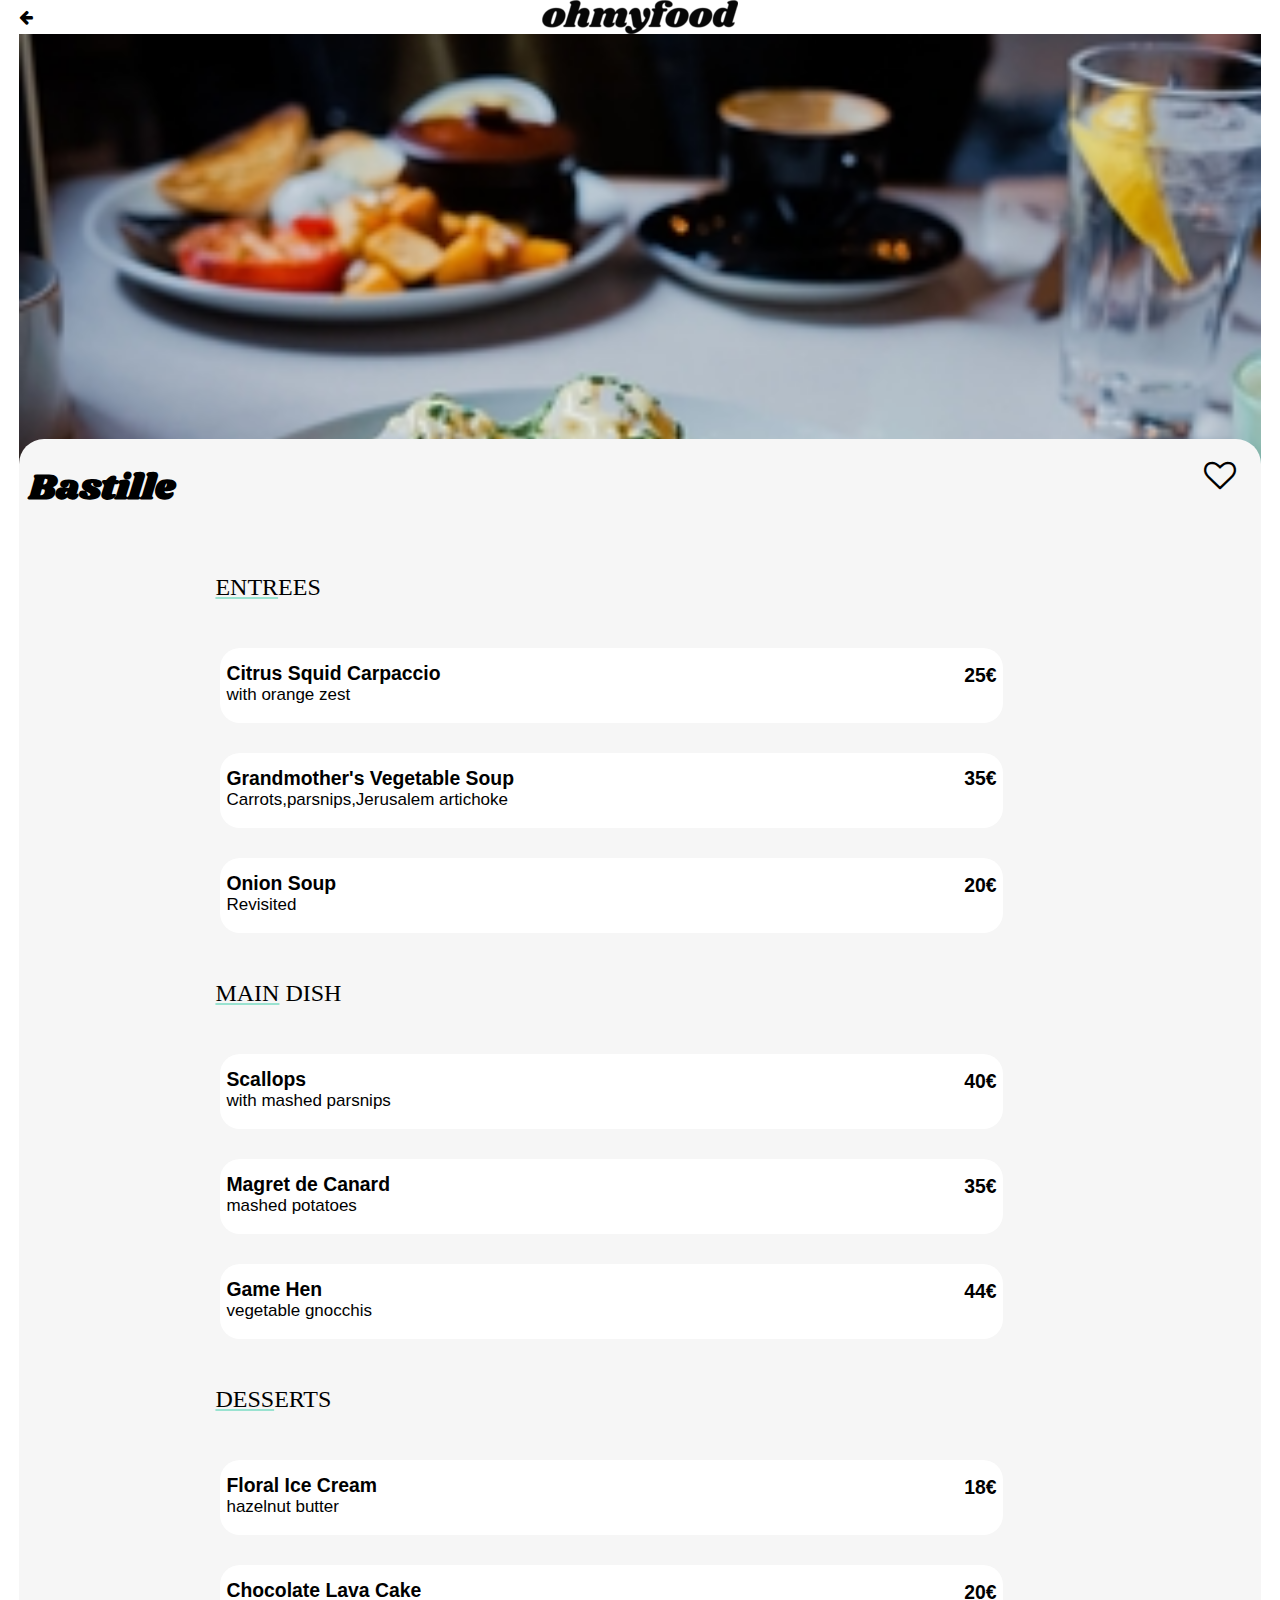
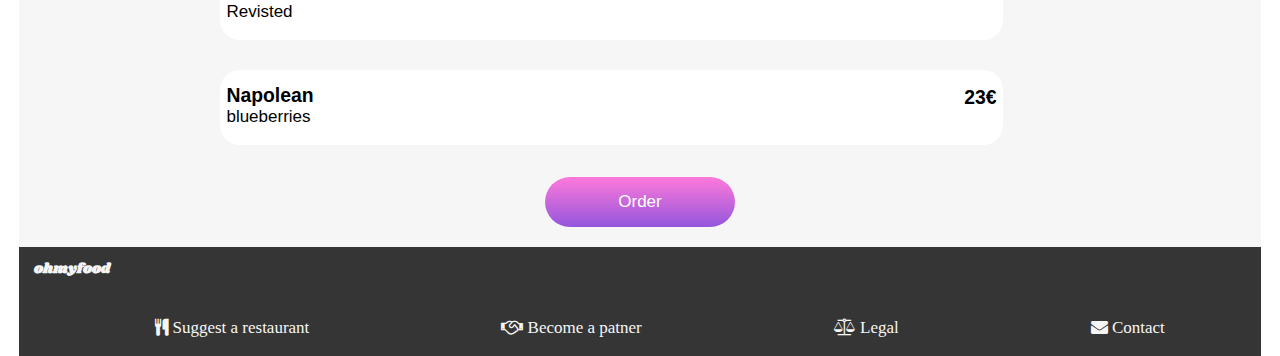
<file: index-2.html>
<!DOCTYPE html>
<html lang="fr">
<head>
    <meta charset="UTF-8">
    <meta name="viewport" content="width=device-width, initial-scale=1.0">
    <link rel="stylesheet" type="text/css" href="bastille.css">
    <link rel="stylesheet" type="text/css" href="tablette.css">
    <link rel="stylesheet" href="https://cdnjs.cloudflare.com/ajax/libs/font-awesome/4.7.0/css/font-awesome.min.css">
    <title>Ohmyfood-Bastille</title>
</head>
<body>
    <header>
        <div class="logo">
            <i class="fa fa-arrow-left" aria-hidden="true"></i><img class="logo_img" src="ohmyfood.png" alt="logo ohmyfood">
        </div>
    </header>
    <main>
        <section>
            <img class="restaurant__categorie--img" src="toa-heftiba.jpg" alt="third-restaurant">
        </section>
        <section>
            <div class="menu">
                <div class="menu__title">
                <h2>Bastille</h2><i class="fa fa-heart-o fa-lg" aria-hidden="true"></i>
                </div>
                <div class="menu__carte">
                    <h4><span>ENTR</span>EES</h4>
                    <button class="menu__choice">
                    <p class="menu__choice--txt"><span class="menu__choice--font">Citrus Squid Carpaccio</span><br>with orange zest</p>
                    <p class="menu__choice--font">25€</p>
                    <div class="menu__carte--check"><i class="fa fa-check-circle" aria-hidden="true"></i></div>
                </button>
                    <button class="menu__choice">
                        <p class="menu__choice--txt"><span class="menu__choice--font">Grandmother's Vegetable Soup</span><br>Carrots,parsnips,Jerusalem artichoke</p>
                        <p><span class="menu__choice--font">35€</span></p>
                        <div class="menu__carte--check"><i class="fa fa-check-circle " aria-hidden="true"></i></div>
                    </button>
                    <button class="menu__choice">
                        <p class="menu__choice--txt"><span class="menu__choice--font">Onion Soup</span><br>Revisited</p>
                        <p class="menu__choice--font">20€</p>
                        <div class="menu__carte--check"><i class="fa fa-check-circle " aria-hidden="true"></i></div>
                    </button>
                </div>
                <div class="menu__carte">
                    <h4><span>MAIN</span> DISH</h4>
                    <button class="menu__choice">
                      <p class="menu__choice--txt"><span class="menu__choice--font">Scallops</span><br>with mashed parsnips</p>
                      <p class="menu__choice--font">40€</p>
                      <div class="menu__carte--check"><i class="fa fa-check-circle " aria-hidden="true"></i></div>
                    </button>
                    <button class="menu__choice">
                        <p class="menu__choice--txt"><span class="menu__choice--font">Magret de Canard</span><br>mashed potatoes</p>
                        <p class="menu__choice--font">35€</p>
                        <div class="menu__carte--check"><i class="fa fa-check-circle " aria-hidden="true"></i></div>
                    </button>
                    <button class="menu__choice">
                        <p class="menu__choice--txt"><span class="menu__choice--font">Game Hen</span><br>vegetable gnocchis</p>
                        <p class="menu__choice--font">44€</p>
                        <div class="menu__carte--check"><i class="fa fa-check-circle " aria-hidden="true"></i></div>
                    </button>
                </div>
                <div class="menu__carte">
                    <h4><span>DESS</span>ERTS</h4>
                    <button class="menu__choice">
                        <p class="menu__choice--txt"><span class="menu__choice--font">Floral Ice  Cream</span><br>hazelnut butter</p>
                        <p class="menu__choice--font">18€</p>
                        <div class="menu__carte--check"><i class="fa fa-check-circle " aria-hidden="true"></i></div>
                    </button>
                    <button class="menu__choice">
                        <p class="menu__choice--txt"><span class="menu__choice--font">Chocolate Lava Cake</span><br>Revisted</p>
                        <p class="menu__choice--font">20€</p>
                        <div class="menu__carte--check"><i class="fa fa-check-circle " aria-hidden="true"></i></div>
                    </button>
                    <button class="menu__choice">
                        <p class="menu__choice--txt"><span class="menu__choice--font">Napolean</span><br>blueberries</p>
                        <p class="menu__choice--font">23€</p>
                        <div class="menu__carte--check"><i class="fa fa-check-circle " aria-hidden="true"></i></div>
                    </button>
                </div>
                <button class="menu__button">
                    <a href="#">Order</a> 
                </button>
            </div>
        </section>
        <footer>
            <div class="contact">
                <h5>ohmyfood</h5>
                <ul>
                    <li><i class="fa fa-cutlery" aria-hidden="true"></i> Suggest a restaurant</li>
                    <li><i class="fa fa-handshake-o" aria-hidden="true"></i> Become a patner</li>
                    <li><i class="fa fa-balance-scale" aria-hidden="true"></i> Legal</li>
                    <li><i class="fa fa-envelope" aria-hidden="true"></i> Contact</li>
                </ul>
            </div>
        </footer>
    </main>
</body>
</html>
</file>
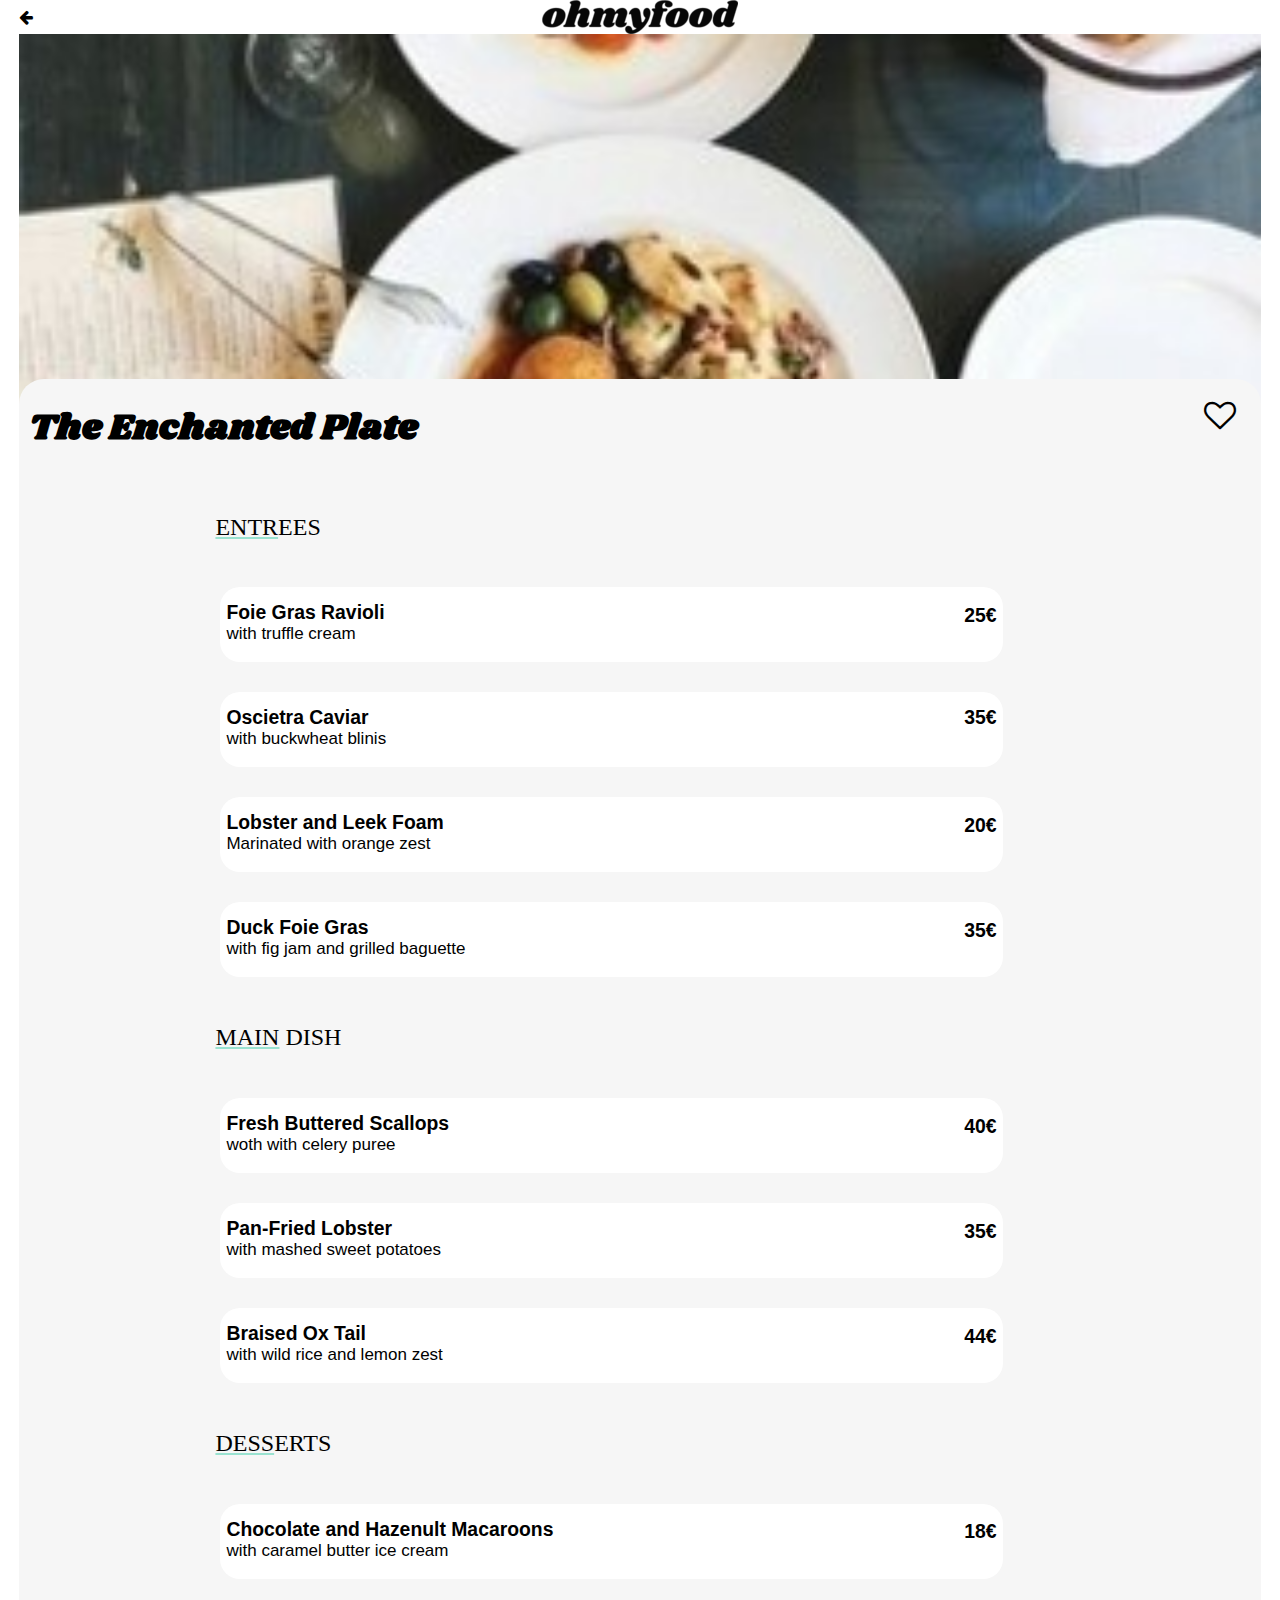
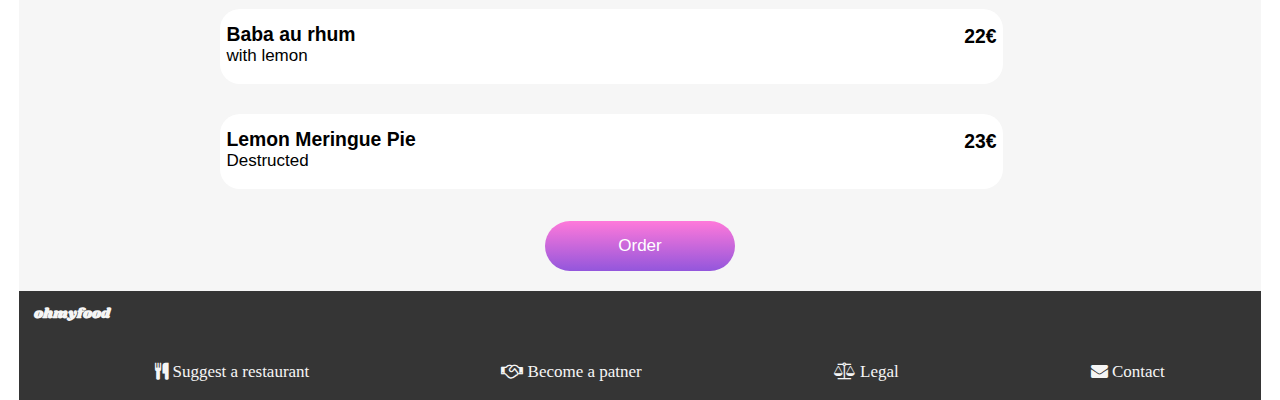
<file: index-3.html>
<!DOCTYPE html>
<html lang="fr">
<head>
    <meta charset="UTF-8">
    <meta name="viewport" content="width=device-width, initial-scale=1.0">
    <link rel="stylesheet" type="text/css" href="bastille.css">
    <link rel="stylesheet" type="text/css" href="tablette.css">
    <link rel="stylesheet" href="https://cdnjs.cloudflare.com/ajax/libs/font-awesome/4.7.0/css/font-awesome.min.css">
    <title>Ohmyfood-The Enchanted Plate</title>
</head>
<body>
    <header>
        <div class="logo">
            <i class="fa fa-arrow-left" aria-hidden="true"></i><img class="logo_img" src="ohmyfood.png" alt="logo ohmyfood">
        </div>
    </header>
    <main>
        <section>
            <img class="restaurant__categorie--img" src="stil-u.jpg" alt="third-restaurant">
        </section>
        <section>
            <div class="menu">
                <div class="menu__title">
                <h2>The Enchanted Plate</h2><i class="fa fa-heart-o fa-lg" aria-hidden="true"></i>
                </div>
                <div class="menu__carte">
                    <h4><span>ENTR</span>EES</h4>
                    <button class="menu__choice">
                    <p class="menu__choice--txt"><span class="menu__choice--font">Foie Gras Ravioli</span><br>with truffle cream</p>
                    <p class="menu__choice--font">25€</p>
                    <div class="menu__carte--check"><i class="fa fa-check-circle " aria-hidden="true"></i></div>
                    </button>
                    <button class="menu__choice">
                        <p class="menu__choice--txt"><span class="menu__choice--font">Oscietra Caviar</span><br>with buckwheat blinis</p>
                        <p><span class="menu__choice--font">35€</span></p>
                        <div class="menu__carte--check"><i class="fa fa-check-circle " aria-hidden="true"></i></div>
                    </button>
                    <button class="menu__choice">
                        <p class="menu__choice--txt"><span class="menu__choice--font">Lobster and Leek Foam</span><br>Marinated with orange zest</p>
                        <p class="menu__choice--font">20€</p>
                        <div class="menu__carte--check"><i class="fa fa-check-circle " aria-hidden="true"></i></div>
                    </button>
                    <button class="menu__choice">
                        <p class="menu__choice--txt"><span class="menu__choice--font">Duck Foie Gras</span><br>with fig jam and grilled baguette</p>
                        <p class="menu__choice--font">35€</p>
                        <div class="menu__carte--check"><i class="fa fa-check-circle " aria-hidden="true"></i></div>
                    </button>
                </div>
                <div class="menu__carte">
                    <h4><span>MAIN</span> DISH</h4>
                    <button class="menu__choice">
                      <p class="menu__choice--txt"><span class="menu__choice--font">Fresh Buttered Scallops</span><br>woth with celery puree</p>
                      <p class="menu__choice--font">40€</p>
                      <div class="menu__carte--check"><i class="fa fa-check-circle " aria-hidden="true"></i></div>
                    </button>
                    <button class="menu__choice">
                        <p class="menu__choice--txt"><span class="menu__choice--font">Pan-Fried Lobster</span><br>with mashed sweet potatoes</p>
                        <p class="menu__choice--font">35€</p>
                        <div class="menu__carte--check"><i class="fa fa-check-circle " aria-hidden="true"></i></div>
                    </button>
                    <button class="menu__choice">
                        <p class="menu__choice--txt"><span class="menu__choice--font">Braised Ox Tail</span><br>with wild rice and lemon zest</p>
                        <p class="menu__choice--font">44€</p>
                        <div class="menu__carte--check"><i class="fa fa-check-circle " aria-hidden="true"></i></div>
                    </button>
                </div>
                <div class="menu__carte">
                    <h4><span>DESS</span>ERTS</h4>
                    <button class="menu__choice">
                        <p class="menu__choice--txt"><span class="menu__choice--font">Chocolate and Hazenult Macaroons</span><br>with caramel butter ice cream</p>
                        <p class="menu__choice--font">18€</p>
                        <div class="menu__carte--check"><i class="fa fa-check-circle " aria-hidden="true"></i></div>
                    </button>
                    <button class="menu__choice">
                        <p class="menu__choice--txt"><span class="menu__choice--font">Baba au rhum</span><br>with lemon</p>
                        <p class="menu__choice--font">22€</p>
                        <div class="menu__carte--check"><i class="fa fa-check-circle " aria-hidden="true"></i></div>
                    </button>
                    <button class="menu__choice">
                        <p class="menu__choice--txt"><span class="menu__choice--font">Lemon Meringue Pie</span><br>Destructed</p>
                        <p class="menu__choice--font">23€</p>
                        <div class="menu__carte--check"><i class="fa fa-check-circle " aria-hidden="true"></i></div>
                    </button>
                </div>
                <button class="menu__button">
                    <a href="#">Order</a> 
                </button>
            </div>
        </section>
        <footer>
            <div class="contact">
                <h5>ohmyfood</h5>
                <ul>
                    <li><i class="fa fa-cutlery" aria-hidden="true"></i> Suggest a restaurant</li>
                    <li><i class="fa fa-handshake-o" aria-hidden="true"></i> Become a patner</li>
                    <li><i class="fa fa-balance-scale" aria-hidden="true"></i> Legal</li>
                    <li><i class="fa fa-envelope" aria-hidden="true"></i> Contact</li>
                </ul>
            </div>
        </footer>
    </main>
</body>
</html>
</file>
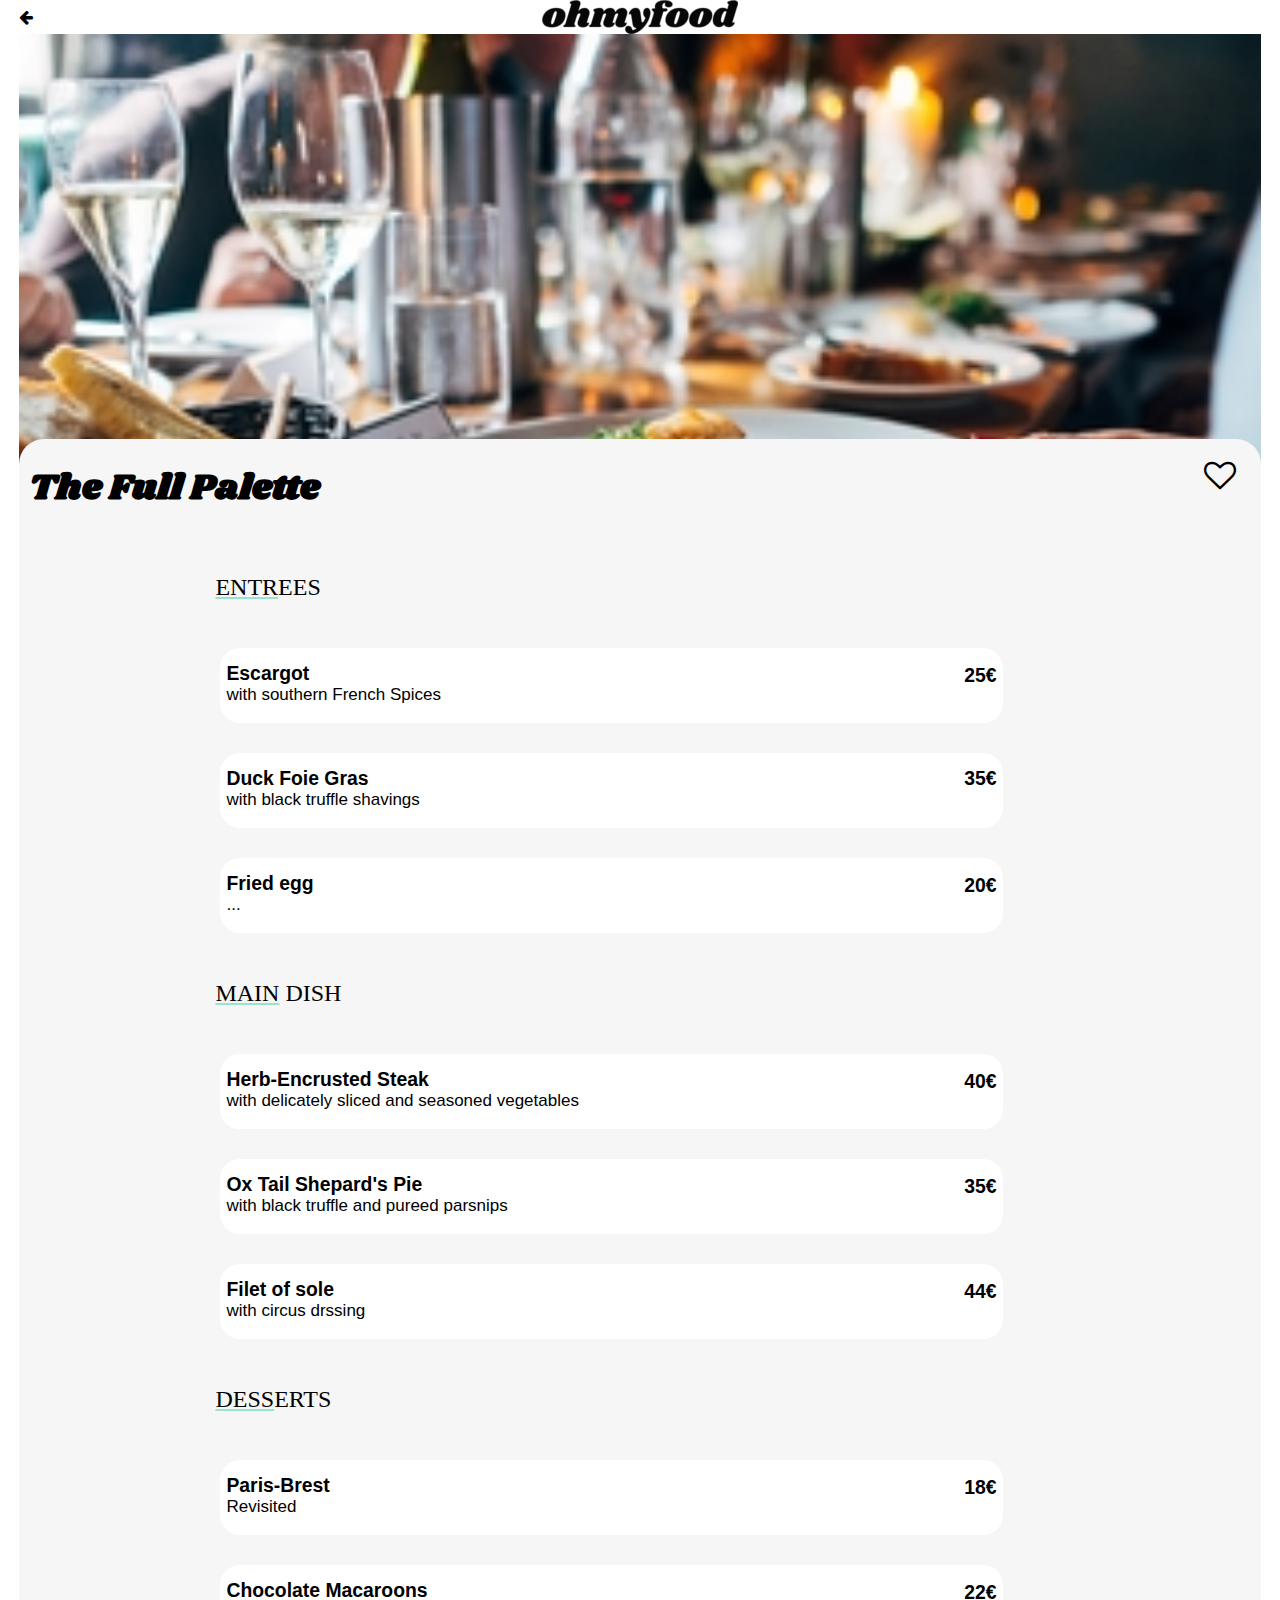
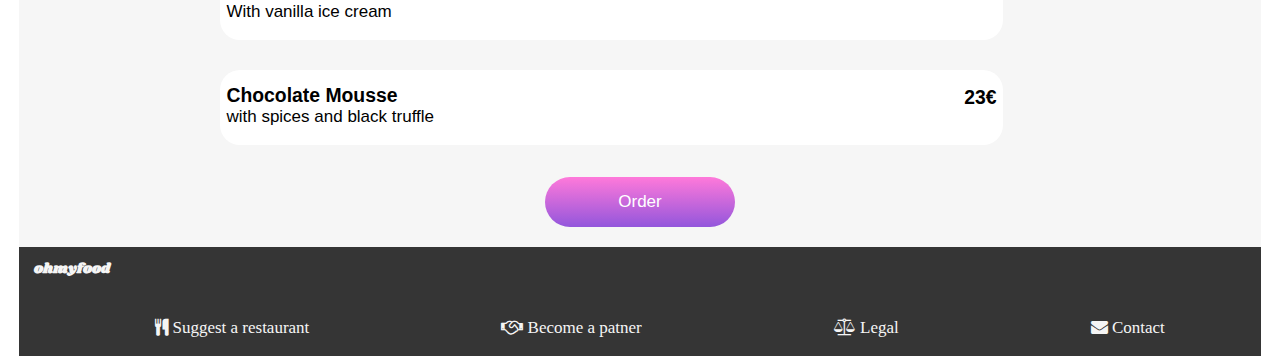
<file: index-4.html>
<!DOCTYPE html>
<html lang="fr">
<head>
    <meta charset="UTF-8">
    <meta name="viewport" content="width=device-width, initial-scale=1.0">
    <link rel="stylesheet" type="text/css" href="bastille.css">
    <link rel="stylesheet" type="text/css" href="tablette.css">
    <link rel="stylesheet" href="https://cdnjs.cloudflare.com/ajax/libs/font-awesome/4.7.0/css/font-awesome.min.css">
    <title>Ohmyfood-The Full Palette</title>
</head>
<body>
    <header>
        <div class="logo">
            <i class="fa fa-arrow-left" aria-hidden="true"></i><img class="logo_img" src="ohmyfood.png" alt="logo ohmyfood">
        </div>
    </header>
    <main>
        <section>
            <img class="restaurant__categorie--img" src="jay-wennington-N.jpg" alt="third-restaurant">
        </section>
        <section>
            <div class="menu">
                <div class="menu__title">
                <h2>The Full Palette</h2><i class="fa fa-heart-o fa-lg" aria-hidden="true"></i>
                </div>
                <div class="menu__carte">
                    <h4><span>ENTR</span>EES</h4>
                    <button class="menu__choice">
                    <p class="menu__choice--txt"><span class="menu__choice--font">Escargot</span><br>with southern French Spices</p>
                    <p class="menu__choice--font">25€</p>
                    <div class="menu__carte--check"><i class="fa fa-check-circle " aria-hidden="true"></i></div>
                </button>
                    <button class="menu__choice">
                        <p class="menu__choice--txt"><span class="menu__choice--font">Duck Foie Gras</span><br>with black truffle shavings</p>
                        <p><span class="menu__choice--font">35€</span></p>
                        <div class="menu__carte--check"><i class="fa fa-check-circle " aria-hidden="true"></i></div>
                    </button>
                    <button class="menu__choice">
                        <p class="menu__choice--txt"><span class="menu__choice--font">Fried egg</span><br>...</p>
                        <p class="menu__choice--font">20€</p>
                        <div class="menu__carte--check"><i class="fa fa-check-circle " aria-hidden="true"></i></div>
                    </button>
                </div>
                <div class="menu__carte">
                    <h4><span>MAIN</span> DISH</h4>
                    <button class="menu__choice">
                      <p class="menu__choice--txt"><span class="menu__choice--font">Herb-Encrusted Steak</span><br>with delicately sliced and seasoned vegetables</p>
                      <p class="menu__choice--font">40€</p>
                      <div class="menu__carte--check"><i class="fa fa-check-circle " aria-hidden="true"></i></div>
                    </button>
                    <button class="menu__choice">
                        <p class="menu__choice--txt"><span class="menu__choice--font">Ox Tail Shepard's Pie</span><br>with black truffle and pureed parsnips</p>
                        <p class="menu__choice--font">35€</p>
                        <div class="menu__carte--check"><i class="fa fa-check-circle " aria-hidden="true"></i></div>
                    </button>
                    <button class="menu__choice">
                        <p class="menu__choice--txt"><span class="menu__choice--font">Filet of sole</span><br>with circus drssing</p>
                        <p class="menu__choice--font">44€</p>
                        <div class="menu__carte--check"><i class="fa fa-check-circle " aria-hidden="true"></i></div>
                    </button>
                </div>
                <div class="menu__carte">
                    <h4><span>DESS</span>ERTS</h4>
                    <button class="menu__choice">
                        <p class="menu__choice--txt"><span class="menu__choice--font">Paris-Brest</span><br>Revisited</p>
                        <p class="menu__choice--font">18€</p>
                        <div class="menu__carte--check"><i class="fa fa-check-circle " aria-hidden="true"></i></div>
                    </button>
                    <button class="menu__choice">
                        <p class="menu__choice--txt"><span class="menu__choice--font">Chocolate Macaroons</span><br>With vanilla ice cream</p>
                        <p class="menu__choice--font">22€</p>
                        <div class="menu__carte--check"><i class="fa fa-check-circle " aria-hidden="true"></i></div>
                    </button>
                    <button class="menu__choice">
                        <p class="menu__choice--txt"><span class="menu__choice--font">Chocolate Mousse</span><br>with spices and black truffle</p>
                        <p class="menu__choice--font">23€</p>
                        <div class="menu__carte--check"><i class="fa fa-check-circle " aria-hidden="true"></i></div>
                    </button>
                </div>
                <button class="menu__button">
                    <a href="#">Order</a> 
                </button>
            </div>
        </section>
        <footer>
            <div class="contact">
                <h5>ohmyfood</h5>
                <ul>
                    <li><i class="fa fa-cutlery" aria-hidden="true"></i> Suggest a restaurant</li>
                    <li><i class="fa fa-handshake-o" aria-hidden="true"></i> Become a patner</li>
                    <li><i class="fa fa-balance-scale" aria-hidden="true"></i> Legal</li>
                    <li><i class="fa fa-envelope" aria-hidden="true"></i> Contact</li>
                </ul>
            </div>
        </footer>
    </main>
</body>
</html>
</file>
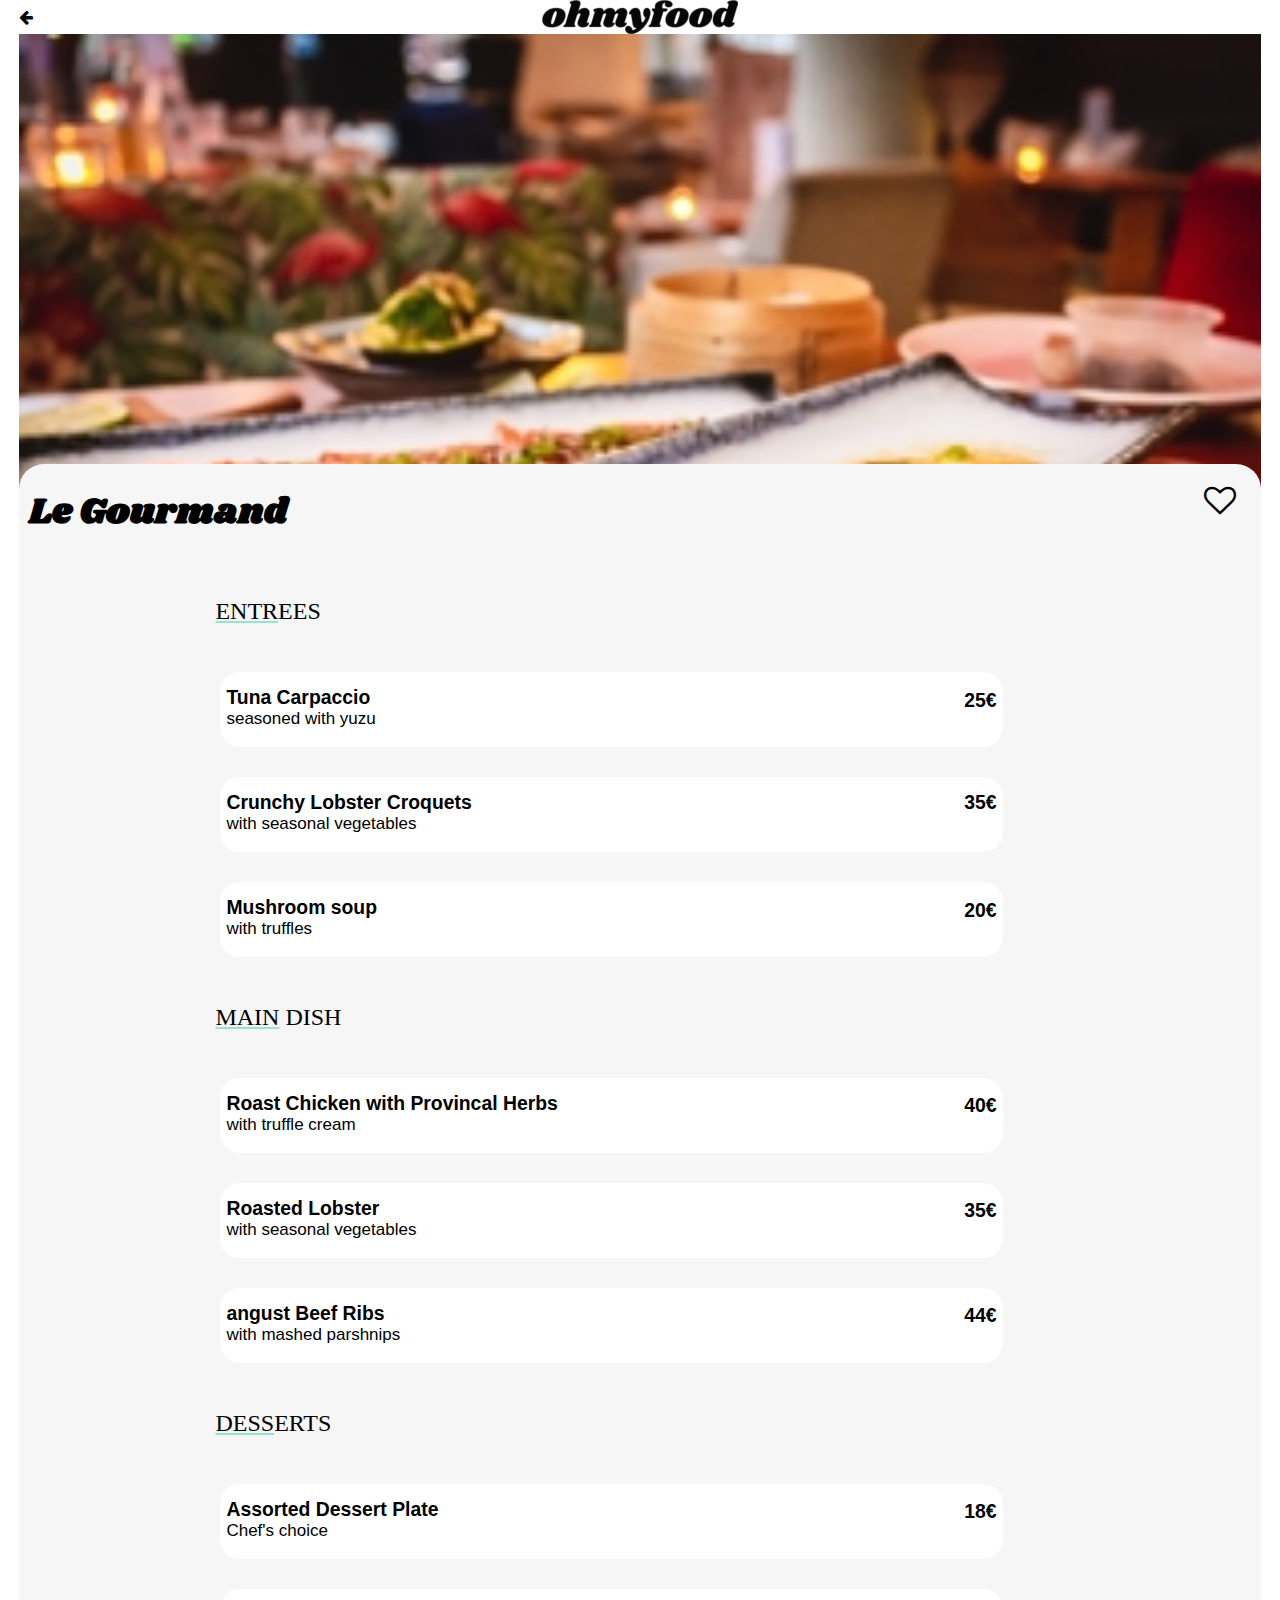
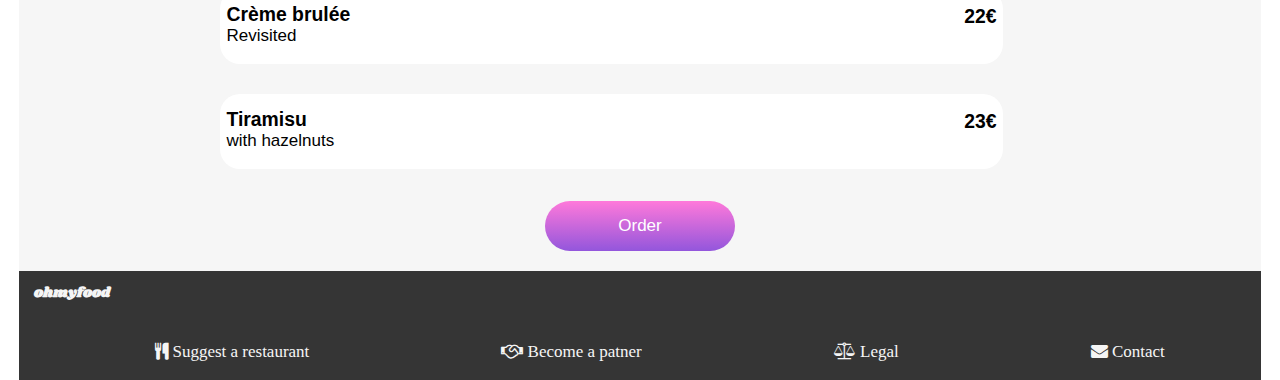
<file: index-5.html>
<!DOCTYPE html>
<html lang="fr">
<head>
    <meta charset="UTF-8">
    <meta name="viewport" content="width=device-width, initial-scale=1.0">
    <link rel="stylesheet" type="text/css" href="bastille.css">
    <link rel="stylesheet" type="text/css" href="tablette.css">
    <link rel="stylesheet" href="https://cdnjs.cloudflare.com/ajax/libs/font-awesome/4.7.0/css/font-awesome.min.css">
    <title>Ohmyfood-The Full Palette</title>
</head>
<body>
    <header>
        <div class="logo">
            <i class="fa fa-arrow-left" aria-hidden="true"></i><img class="logo_img" src="ohmyfood.png" alt="logo ohmyfood">
        </div>
    </header>
    <main>
        <section>
            <img class="restaurant__categorie--img" src="louis-hansel-shotsoflouis-q.jpg" alt="third-restaurant">
        </section>
        <section>
            <div class="menu">
                <div class="menu__title">
                <h2>Le Gourmand</h2><i class="fa fa-heart-o fa-lg" aria-hidden="true"></i>
                </div>
                <div class="menu__carte">
                    <h4><span>ENTR</span>EES</h4>
                    <button class="menu__choice">
                    <p class="menu__choice--txt"><span class="menu__choice--font">Tuna Carpaccio</span><br>seasoned with yuzu</p>
                    <p class="menu__choice--font">25€</p>
                    <div class="menu__carte--check"><i class="fa fa-check-circle " aria-hidden="true"></i></div>
                </button>
                    <button class="menu__choice">
                        <p class="menu__choice--txt"><span class="menu__choice--font">Crunchy Lobster Croquets</span><br>with seasonal vegetables</p>
                        <p><span class="menu__choice--font">35€</span></p>
                        <div class="menu__carte--check"><i class="fa fa-check-circle " aria-hidden="true"></i></div>
                    </button>
                    <button class="menu__choice">
                        <p class="menu__choice--txt"><span class="menu__choice--font">Mushroom soup</span><br>with truffles</p>
                        <p class="menu__choice--font">20€</p>
                        <div class="menu__carte--check"><i class="fa fa-check-circle " aria-hidden="true"></i></div>
                    </button>
                </div>
                <div class="menu__carte">
                    <h4><span>MAIN</span> DISH</h4>
                    <button class="menu__choice">
                      <p class="menu__choice--txt"><span class="menu__choice--font">Roast Chicken with Provincal Herbs</span><br>with truffle cream</p>
                      <p class="menu__choice--font">40€</p>
                      <div class="menu__carte--check"><i class="fa fa-check-circle " aria-hidden="true"></i></div>
                    </button>
                    <button class="menu__choice">
                        <p class="menu__choice--txt"><span class="menu__choice--font">Roasted Lobster</span><br>with seasonal vegetables</p>
                        <p class="menu__choice--font">35€</p>
                        <div class="menu__carte--check"><i class="fa fa-check-circle " aria-hidden="true"></i></div>
                    </button>
                    <button class="menu__choice">
                        <p class="menu__choice--txt"><span class="menu__choice--font">angust Beef Ribs</span><br>with mashed parshnips</p>
                        <p class="menu__choice--font">44€</p>
                        <div class="menu__carte--check"><i class="fa fa-check-circle " aria-hidden="true"></i></div>
                    </button>
                </div>
                <div class="menu__carte">
                    <h4><span>DESS</span>ERTS</h4>
                    <button class="menu__choice">
                        <p class="menu__choice--txt"><span class="menu__choice--font">Assorted Dessert Plate</span><br>Chef's choice</p>
                        <p class="menu__choice--font">18€</p>
                        <div class="menu__carte--check"><i class="fa fa-check-circle " aria-hidden="true"></i></div>
                    </button>
                    <button class="menu__choice">
                        <p class="menu__choice--txt"><span class="menu__choice--font">Crème brulée</span><br>Revisited</p>
                        <p class="menu__choice--font">22€</p>
                        <div class="menu__carte--check"><i class="fa fa-check-circle " aria-hidden="true"></i></div>
                    </button>
                    <button class="menu__choice">
                        <p class="menu__choice--txt"><span class="menu__choice--font">Tiramisu</span><br>with hazelnuts</p>
                        <p class="menu__choice--font">23€</p>
                        <div class="menu__carte--check"><i class="fa fa-check-circle " aria-hidden="true"></i></div>
                    </button>
                </div>
                <button class="menu__button">
                    <a href="#">Order</a> 
                </button>
            </div>
        </section>
        <footer>
            <div class="contact">
                <h5>ohmyfood</h5>
                <ul>
                    <li><i class="fa fa-cutlery" aria-hidden="true"></i> Suggest a restaurant</li>
                    <li><i class="fa fa-handshake-o" aria-hidden="true"></i> Become a patner</li>
                    <li><i class="fa fa-balance-scale" aria-hidden="true"></i> Legal</li>
                    <li><i class="fa fa-envelope" aria-hidden="true"></i> Contact</li>
                </ul>
            </div>
        </footer>
    </main>
</body>
</html>
</file>
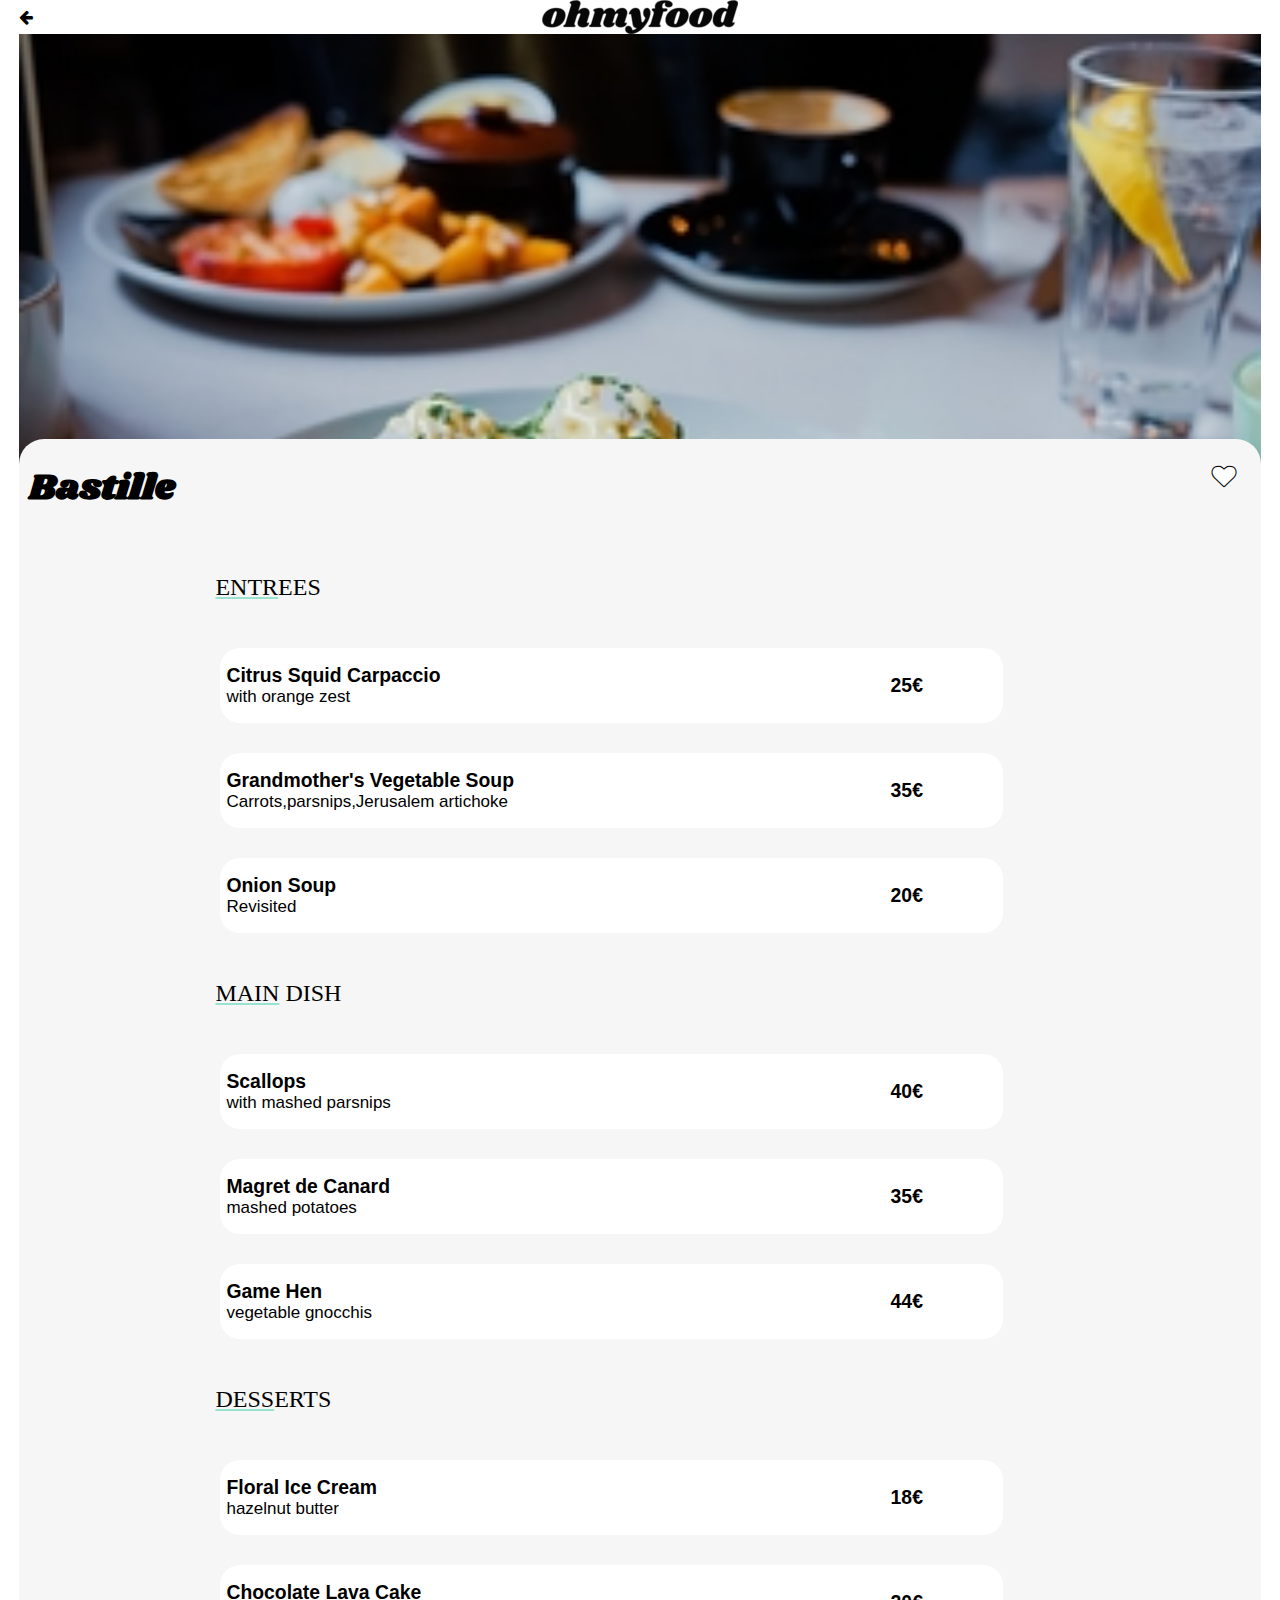
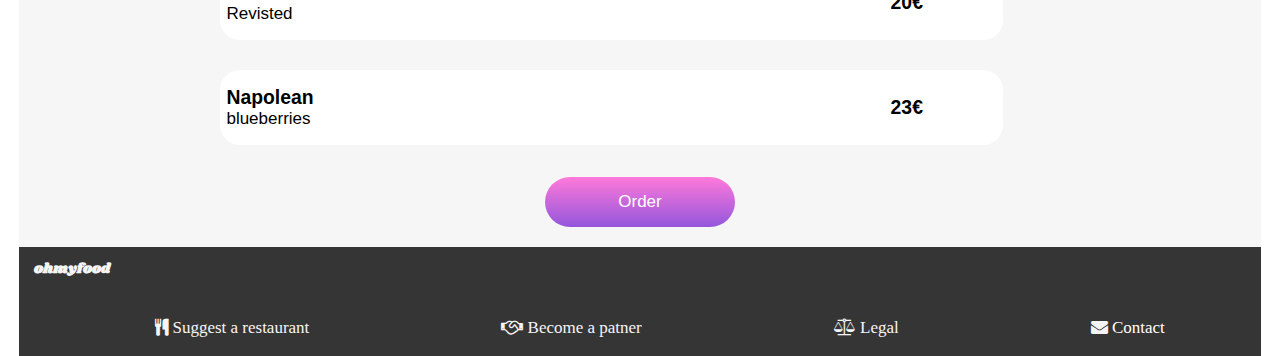
<file: html/index-2.html>
<!DOCTYPE html>
<html lang="fr">
<head>
    <meta charset="UTF-8">
    <meta name="viewport" content="width=device-width, initial-scale=1.0">
    <link rel="stylesheet" type="text/css" href="css/bastille.css">
    <link rel="stylesheet" type="text/css" href="css/tablette.css">
    <link rel="stylesheet" href="https://cdnjs.cloudflare.com/ajax/libs/font-awesome/4.7.0/css/font-awesome.min.css">
    <title>Ohmyfood-Bastille</title>
</head>
<body>
    <header>
        <div class="logo">
            <a class="arrow" href="../index.html"><i class="fa fa-arrow-left" aria-hidden="true"></i></a><img class="logo_img" src="../img/ohmyfood.png" alt="logo ohmyfood">
        </div>
    </header>
    <main>
            <img class="restaurant__categorie--img" src="../img/toa-heftiba.jpg" alt="third-restaurant">
        <section>
            <div class="menu">
                <div class="menu__title">
                <h2>Bastille</h2><i class="fa fa-heart" aria-hidden="true"></i>
                </div>
                <div class="menu__carte">
                    <h4><span>ENTR</span>EES</h4>
                    <button class="menu__choice">
                    <span class="menu__choice--txt"><span class="menu__choice--font">Citrus Squid Carpaccio</span><br>with orange zest</span>
                    <span class="menu__choice--font">25€</span>
                    <span class="menu__carte--check"><i class="fa fa-check-circle" aria-hidden="true"></i></span>
                </button>
                    <button class="menu__choice">
                        <span class="menu__choice--txt"><span class="menu__choice--font">Grandmother's Vegetable Soup</span><br>Carrots,parsnips,Jerusalem artichoke</span>
                        <span class="menu__choice--font">35€</span>
                        <span class="menu__carte--check"><i class="fa fa-check-circle " aria-hidden="true"></i></span>
                    </button>
                    <button class="menu__choice">
                        <span class="menu__choice--txt"><span class="menu__choice--font">Onion Soup</span><br>Revisited</span>
                        <span class="menu__choice--font">20€</span>
                        <span class="menu__carte--check"><i class="fa fa-check-circle " aria-hidden="true"></i></span>
                    </button>
                </div>
                <div class="menu__carte">
                    <h4><span>MAIN</span> DISH</h4>
                    <button class="menu__choice">
                      <span class="menu__choice--txt"><span class="menu__choice--font">Scallops</span><br>with mashed parsnips</span>
                      <span class="menu__choice--font">40€</span>
                      <span class="menu__carte--check"><i class="fa fa-check-circle " aria-hidden="true"></i></span>
                    </button>
                    <button class="menu__choice">
                        <span class="menu__choice--txt"><span class="menu__choice--font">Magret de Canard</span><br>mashed potatoes</span>
                        <span class="menu__choice--font">35€</span>
                        <span class="menu__carte--check"><i class="fa fa-check-circle " aria-hidden="true"></i></span>
                    </button>
                    <button class="menu__choice">
                        <span class="menu__choice--txt"><span class="menu__choice--font">Game Hen</span><br>vegetable gnocchis</span>
                        <span class="menu__choice--font">44€</span>
                        <span class="menu__carte--check"><i class="fa fa-check-circle " aria-hidden="true"></i></span>
                    </button>
                </div>
                <div class="menu__carte">
                    <h4><span>DESS</span>ERTS</h4>
                    <button class="menu__choice">
                        <span class="menu__choice--txt"><span class="menu__choice--font">Floral Ice  Cream</span><br>hazelnut butter</span>
                        <span class="menu__choice--font">18€</span>
                        <span class="menu__carte--check"><i class="fa fa-check-circle " aria-hidden="true"></i></span>
                    </button>
                    <button class="menu__choice">
                        <span class="menu__choice--txt"><span class="menu__choice--font">Chocolate Lava Cake</span><br>Revisted</span>
                        <span class="menu__choice--font">20€</span>
                        <span class="menu__carte--check"><i class="fa fa-check-circle " aria-hidden="true"></i></span>
                    </button>
                    <button class="menu__choice">
                        <span class="menu__choice--txt"><span class="menu__choice--font">Napolean</span><br>blueberries</span>
                        <span class="menu__choice--font">23€</span>
                        <span class="menu__carte--check"><i class="fa fa-check-circle " aria-hidden="true"></i></span>
                    </button>
                </div>
                <button class="menu__button">
                    Order 
                </button>
            </div>
        </section>
        <footer>
            <div class="contact">
                <h5>ohmyfood</h5>
                <ul>
                    <li><i class="fa fa-cutlery" aria-hidden="true"></i> Suggest a restaurant</li>
                    <li><i class="fa fa-handshake-o" aria-hidden="true"></i> Become a patner</li>
                    <li><i class="fa fa-balance-scale" aria-hidden="true"></i> Legal</li>
                    <li><i class="fa fa-envelope" aria-hidden="true"></i><a href="mailto:abraham.botty0@gmail.com"> Contact</a></li>
                </ul>
            </div>
        </footer>
    </main>
</body>
</html>
</file>
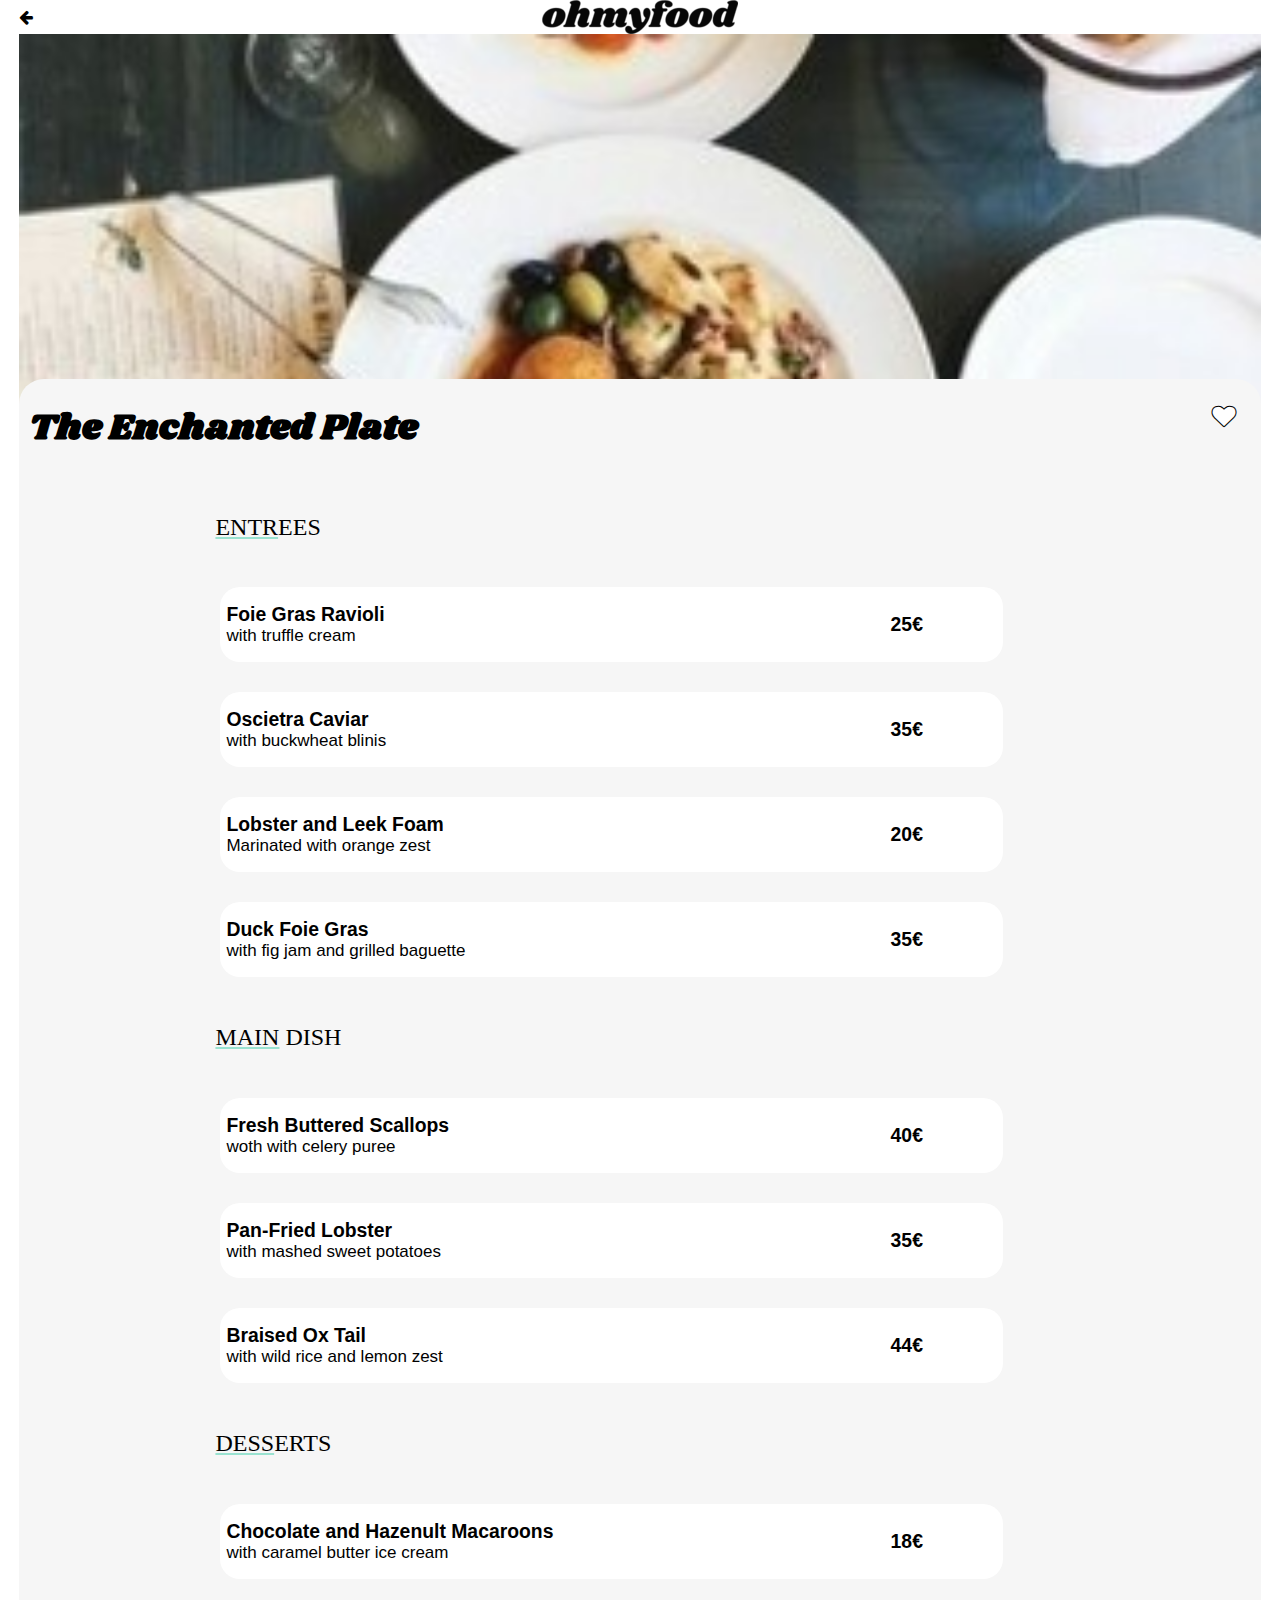
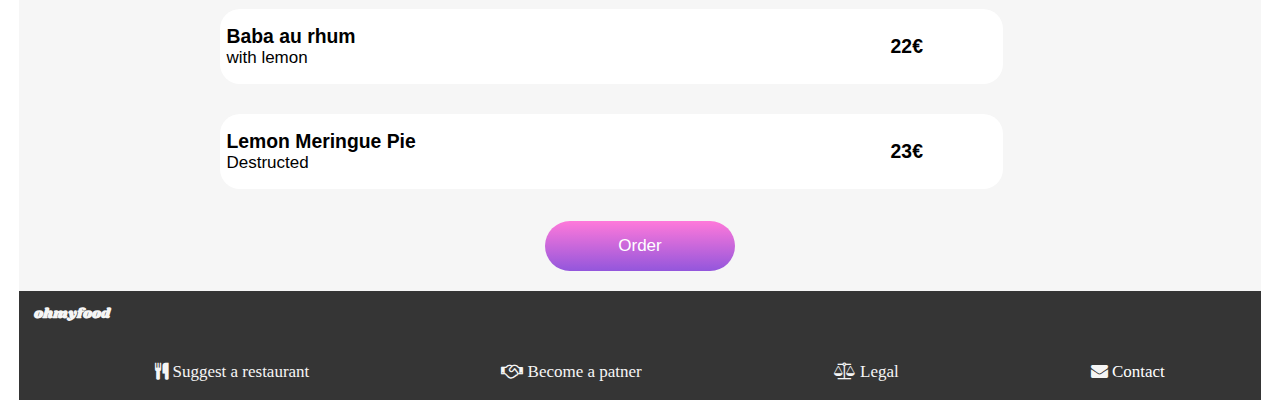
<file: html/index-3.html>
<!DOCTYPE html>
<html lang="fr">
<head>
    <meta charset="UTF-8">
    <meta name="viewport" content="width=device-width, initial-scale=1.0">
    <link rel="stylesheet" type="text/css" href="css/bastille.css">
    <link rel="stylesheet" type="text/css" href="css/tablette.css">
    <link rel="stylesheet" href="https://cdnjs.cloudflare.com/ajax/libs/font-awesome/4.7.0/css/font-awesome.min.css">
    <title>Ohmyfood-The Enchanted Plate</title>
</head>
<body>
    <header>
        <div class="logo">
            <a class="arrow" href="../index.html"><i class="fa fa-arrow-left" aria-hidden="true"></i></a><img class="logo_img" src="../img/ohmyfood.png" alt="logo ohmyfood">
        </div>
    </header>
    <main>
            <img class="restaurant__categorie--img" src="../img/stil-u.jpg" alt="third-restaurant">
        <section>
            <div class="menu">
                <div class="menu__title">
                <h2>The Enchanted Plate</h2><i class="fa fa-heart" aria-hidden="true"></i>
                </div>
                <div class="menu__carte">
                    <h4><span>ENTR</span>EES</h4>
                    <button class="menu__choice">
                    <span class="menu__choice--txt"><span class="menu__choice--font">Foie Gras Ravioli</span><br>with truffle cream</span>
                    <span class="menu__choice--font">25€</span>
                    <span class="menu__carte--check"><i class="fa fa-check-circle " aria-hidden="true"></i></span>
                    </button>
                    <button class="menu__choice">
                        <span class="menu__choice--txt"><span class="menu__choice--font">Oscietra Caviar</span><br>with buckwheat blinis</span>
                        <span class="menu__choice--font">35€</span>
                        <span class="menu__carte--check"><i class="fa fa-check-circle " aria-hidden="true"></i></span>
                    </button>
                    <button class="menu__choice">
                        <span class="menu__choice--txt"><span class="menu__choice--font">Lobster and Leek Foam</span><br>Marinated with orange zest</span>
                        <span class="menu__choice--font">20€</span>
                        <span class="menu__carte--check"><i class="fa fa-check-circle " aria-hidden="true"></i></span>
                    </button>
                    <button class="menu__choice">
                        <span class="menu__choice--txt"><span class="menu__choice--font">Duck Foie Gras</span><br>with fig jam and grilled baguette</span>
                        <span class="menu__choice--font">35€</span>
                        <span class="menu__carte--check"><i class="fa fa-check-circle " aria-hidden="true"></i></span>
                    </button>
                </div>
                <div class="menu__carte">
                    <h4><span>MAIN</span> DISH</h4>
                    <button class="menu__choice">
                      <span class="menu__choice--txt"><span class="menu__choice--font">Fresh Buttered Scallops</span><br>woth with celery puree</span>
                      <span class="menu__choice--font">40€</span>
                      <span class="menu__carte--check"><i class="fa fa-check-circle " aria-hidden="true"></i></span>
                    </button>
                    <button class="menu__choice">
                        <span class="menu__choice--txt"><span class="menu__choice--font">Pan-Fried Lobster</span><br>with mashed sweet potatoes</span>
                        <span class="menu__choice--font">35€</span>
                        <span class="menu__carte--check"><i class="fa fa-check-circle " aria-hidden="true"></i></span>
                    </button>
                    <button class="menu__choice">
                        <span class="menu__choice--txt"><span class="menu__choice--font">Braised Ox Tail</span><br>with wild rice and lemon zest</span>
                        <span class="menu__choice--font">44€</span>
                        <span class="menu__carte--check"><i class="fa fa-check-circle " aria-hidden="true"></i></span>
                    </button>
                </div>
                <div class="menu__carte">
                    <h4><span>DESS</span>ERTS</h4>
                    <button class="menu__choice">
                        <span class="menu__choice--txt"><span class="menu__choice--font">Chocolate and Hazenult Macaroons</span><br>with caramel butter ice cream</span>
                        <span class="menu__choice--font">18€</span>
                        <span class="menu__carte--check"><i class="fa fa-check-circle " aria-hidden="true"></i></span>
                    </button>
                    <button class="menu__choice">
                        <span class="menu__choice--txt"><span class="menu__choice--font">Baba au rhum</span><br>with lemon</span>
                        <span class="menu__choice--font">22€</span>
                        <span class="menu__carte--check"><i class="fa fa-check-circle " aria-hidden="true"></i></span>
                    </button>
                    <button class="menu__choice">
                        <span class="menu__choice--txt"><span class="menu__choice--font">Lemon Meringue Pie</span><br>Destructed</span>
                        <span class="menu__choice--font">23€</span>
                        <span class="menu__carte--check"><i class="fa fa-check-circle " aria-hidden="true"></i></span>
                    </button>
                </div>
                <button class="menu__button">
                    Order 
                </button>
            </div>
        </section>
        <footer>
            <div class="contact">
                <h5>ohmyfood</h5>
                <ul>
                    <li><i class="fa fa-cutlery" aria-hidden="true"></i> Suggest a restaurant</li>
                    <li><i class="fa fa-handshake-o" aria-hidden="true"></i> Become a patner</li>
                    <li><i class="fa fa-balance-scale" aria-hidden="true"></i> Legal</li>
                    <li><i class="fa fa-envelope" aria-hidden="true"></i><a href="mailto:abraham.botty0@gmail.com"> Contact</a></li>
                </ul>
            </div>
        </footer>
    </main>
</body>
</html>
</file>
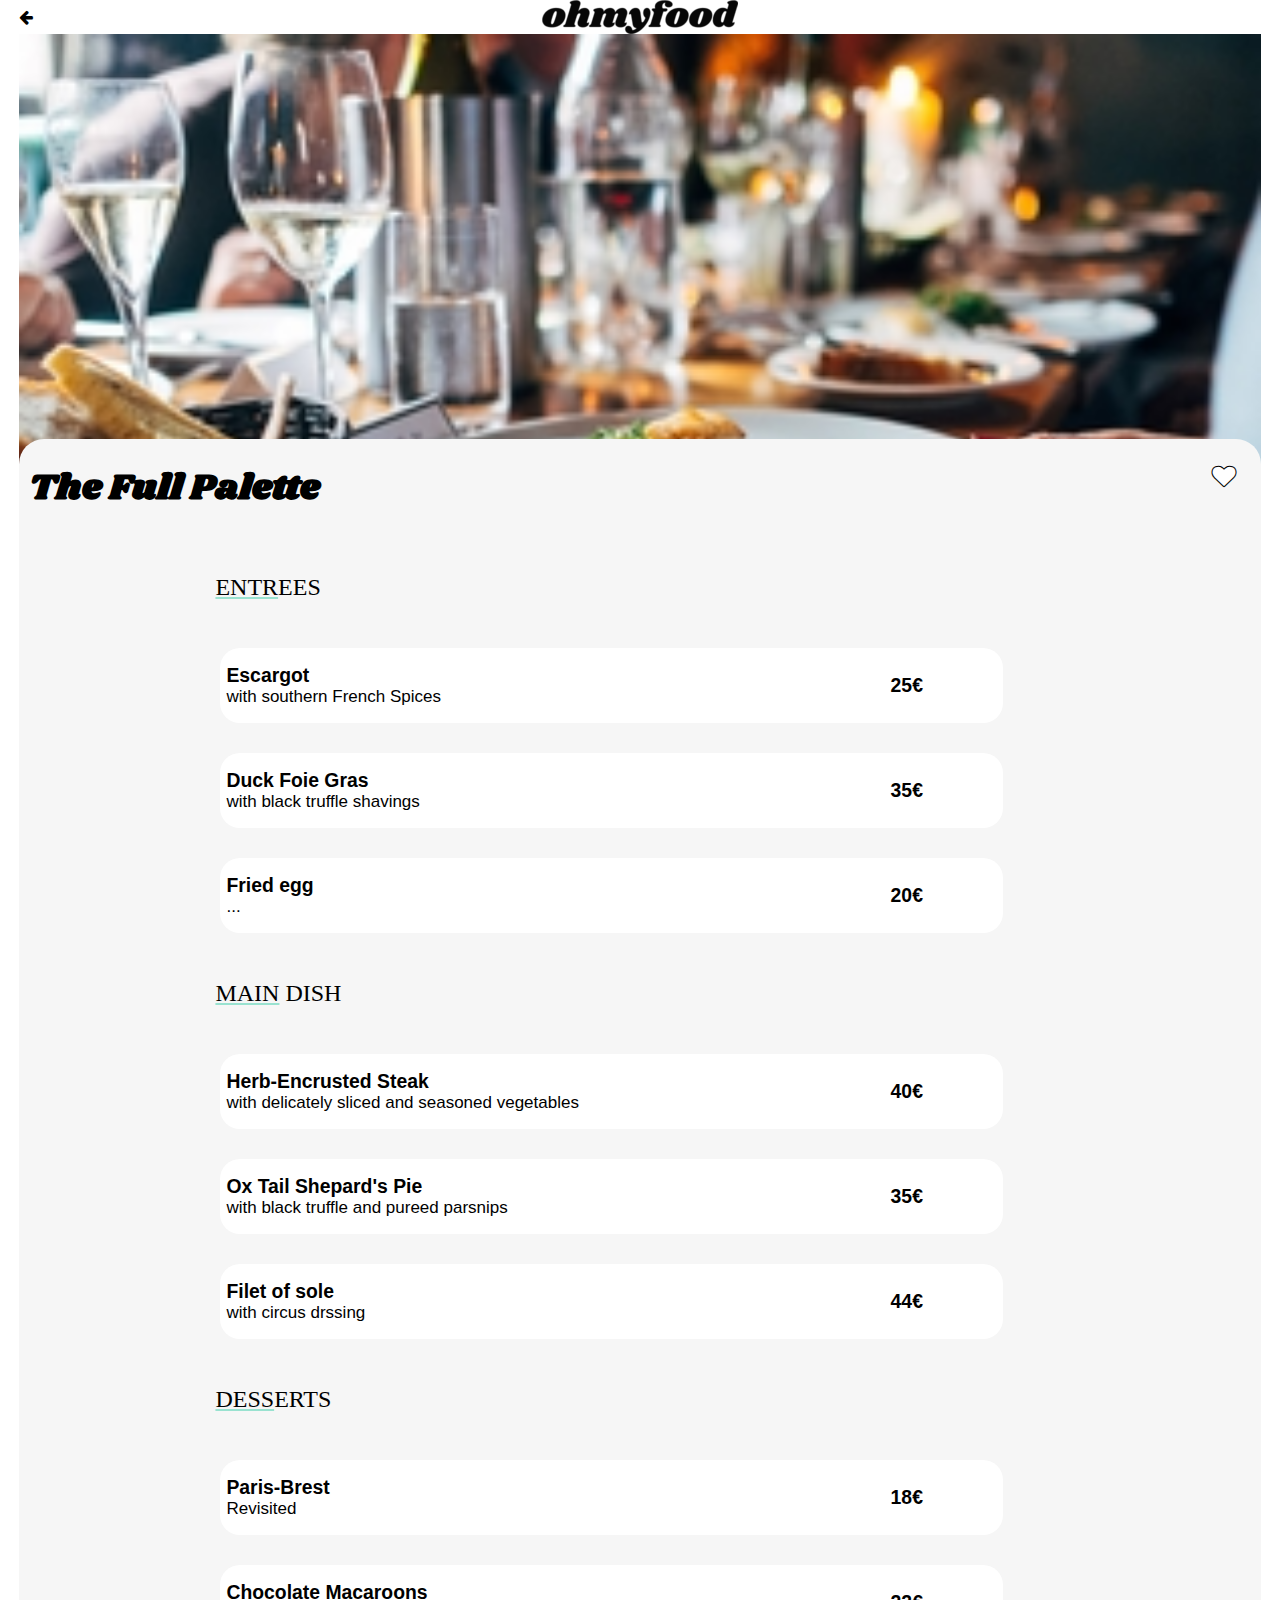
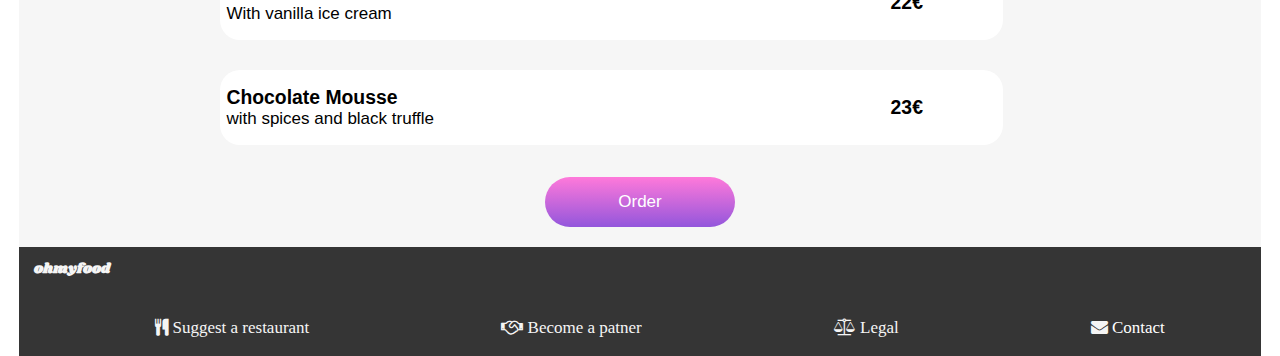
<file: html/index-4.html>
<!DOCTYPE html>
<html lang="fr">
<head>
    <meta charset="UTF-8">
    <meta name="viewport" content="width=device-width, initial-scale=1.0">
    <link rel="stylesheet" type="text/css" href="css/bastille.css">
    <link rel="stylesheet" type="text/css" href="css/tablette.css">
    <link rel="stylesheet" href="https://cdnjs.cloudflare.com/ajax/libs/font-awesome/4.7.0/css/font-awesome.min.css">
    <title>Ohmyfood-The Full Palette</title>
</head>
<body>
    <header>
        <div class="logo">
            <a class="arrow" href="../index.html"><i class="fa fa-arrow-left" aria-hidden="true"></i></a><img class="logo_img" src="../img/ohmyfood.png" alt="logo ohmyfood">
        </div>
    </header>
    <main>
            <img class="restaurant__categorie--img" src="../img/jay-wennington-N.jpg" alt="third-restaurant">
        <section>
            <div class="menu">
                <div class="menu__title">
                <h2>The Full Palette</h2><i class="fa fa-heart" aria-hidden="true"></i>
                </div>
                <div class="menu__carte">
                    <h4><span>ENTR</span>EES</h4>
                    <button class="menu__choice">
                    <span class="menu__choice--txt"><span class="menu__choice--font">Escargot</span><br>with southern French Spices</span>
                    <span class="menu__choice--font">25€</span>
                    <span class="menu__carte--check"><i class="fa fa-check-circle " aria-hidden="true"></i></span>
                </button>
                    <button class="menu__choice">
                        <span class="menu__choice--txt"><span class="menu__choice--font">Duck Foie Gras</span><br>with black truffle shavings</span>
                        <span class="menu__choice--font">35€</span>
                        <span class="menu__carte--check"><i class="fa fa-check-circle " aria-hidden="true"></i></span>
                    </button>
                    <button class="menu__choice">
                        <span class="menu__choice--txt"><span class="menu__choice--font">Fried egg</span><br>...</span>
                        <span class="menu__choice--font">20€</span>
                        <span class="menu__carte--check"><i class="fa fa-check-circle " aria-hidden="true"></i></span>
                    </button>
                </div>
                <div class="menu__carte">
                    <h4><span>MAIN</span> DISH</h4>
                    <button class="menu__choice">
                      <span class="menu__choice--txt"><span class="menu__choice--font">Herb-Encrusted Steak</span><br>with delicately sliced and seasoned vegetables</span>
                      <span class="menu__choice--font">40€</span>
                      <span class="menu__carte--check"><i class="fa fa-check-circle " aria-hidden="true"></i></span>
                    </button>
                    <button class="menu__choice">
                        <span class="menu__choice--txt"><span class="menu__choice--font">Ox Tail Shepard's Pie</span><br>with black truffle and pureed parsnips</span>
                        <span class="menu__choice--font">35€</span>
                        <span class="menu__carte--check"><i class="fa fa-check-circle " aria-hidden="true"></i></span>
                    </button>
                    <button class="menu__choice">
                        <span class="menu__choice--txt"><span class="menu__choice--font">Filet of sole</span><br>with circus drssing</span>
                        <span class="menu__choice--font">44€</span>
                        <span class="menu__carte--check"><i class="fa fa-check-circle " aria-hidden="true"></i></span>
                    </button>
                </div>
                <div class="menu__carte">
                    <h4><span>DESS</span>ERTS</h4>
                    <button class="menu__choice">
                        <span class="menu__choice--txt"><span class="menu__choice--font">Paris-Brest</span><br>Revisited</span>
                        <span class="menu__choice--font">18€</span>
                        <span class="menu__carte--check"><i class="fa fa-check-circle " aria-hidden="true"></i></span>
                    </button>
                    <button class="menu__choice">
                        <span class="menu__choice--txt"><span class="menu__choice--font">Chocolate Macaroons</span><br>With vanilla ice cream</span>
                        <span class="menu__choice--font">22€</span>
                        <span class="menu__carte--check"><i class="fa fa-check-circle " aria-hidden="true"></i></span>
                    </button>
                    <button class="menu__choice">
                        <span class="menu__choice--txt"><span class="menu__choice--font">Chocolate Mousse</span><br>with spices and black truffle</span>
                        <span class="menu__choice--font">23€</span>
                        <span class="menu__carte--check"><i class="fa fa-check-circle " aria-hidden="true"></i></span>
                    </button>
                </div>
                <button class="menu__button">
                    Order
                </button>
            </div>
        </section>
        <footer>
            <div class="contact">
                <h5>ohmyfood</h5>
                <ul>
                    <li><i class="fa fa-cutlery" aria-hidden="true"></i> Suggest a restaurant</li>
                    <li><i class="fa fa-handshake-o" aria-hidden="true"></i> Become a patner</li>
                    <li><i class="fa fa-balance-scale" aria-hidden="true"></i> Legal</li>
                    <li><i class="fa fa-envelope" aria-hidden="true"></i><a href="mailto:abraham.botty0@gmail.com"> Contact</a></li>
                </ul>
            </div>
        </footer>
    </main>
</body>
</html>
</file>
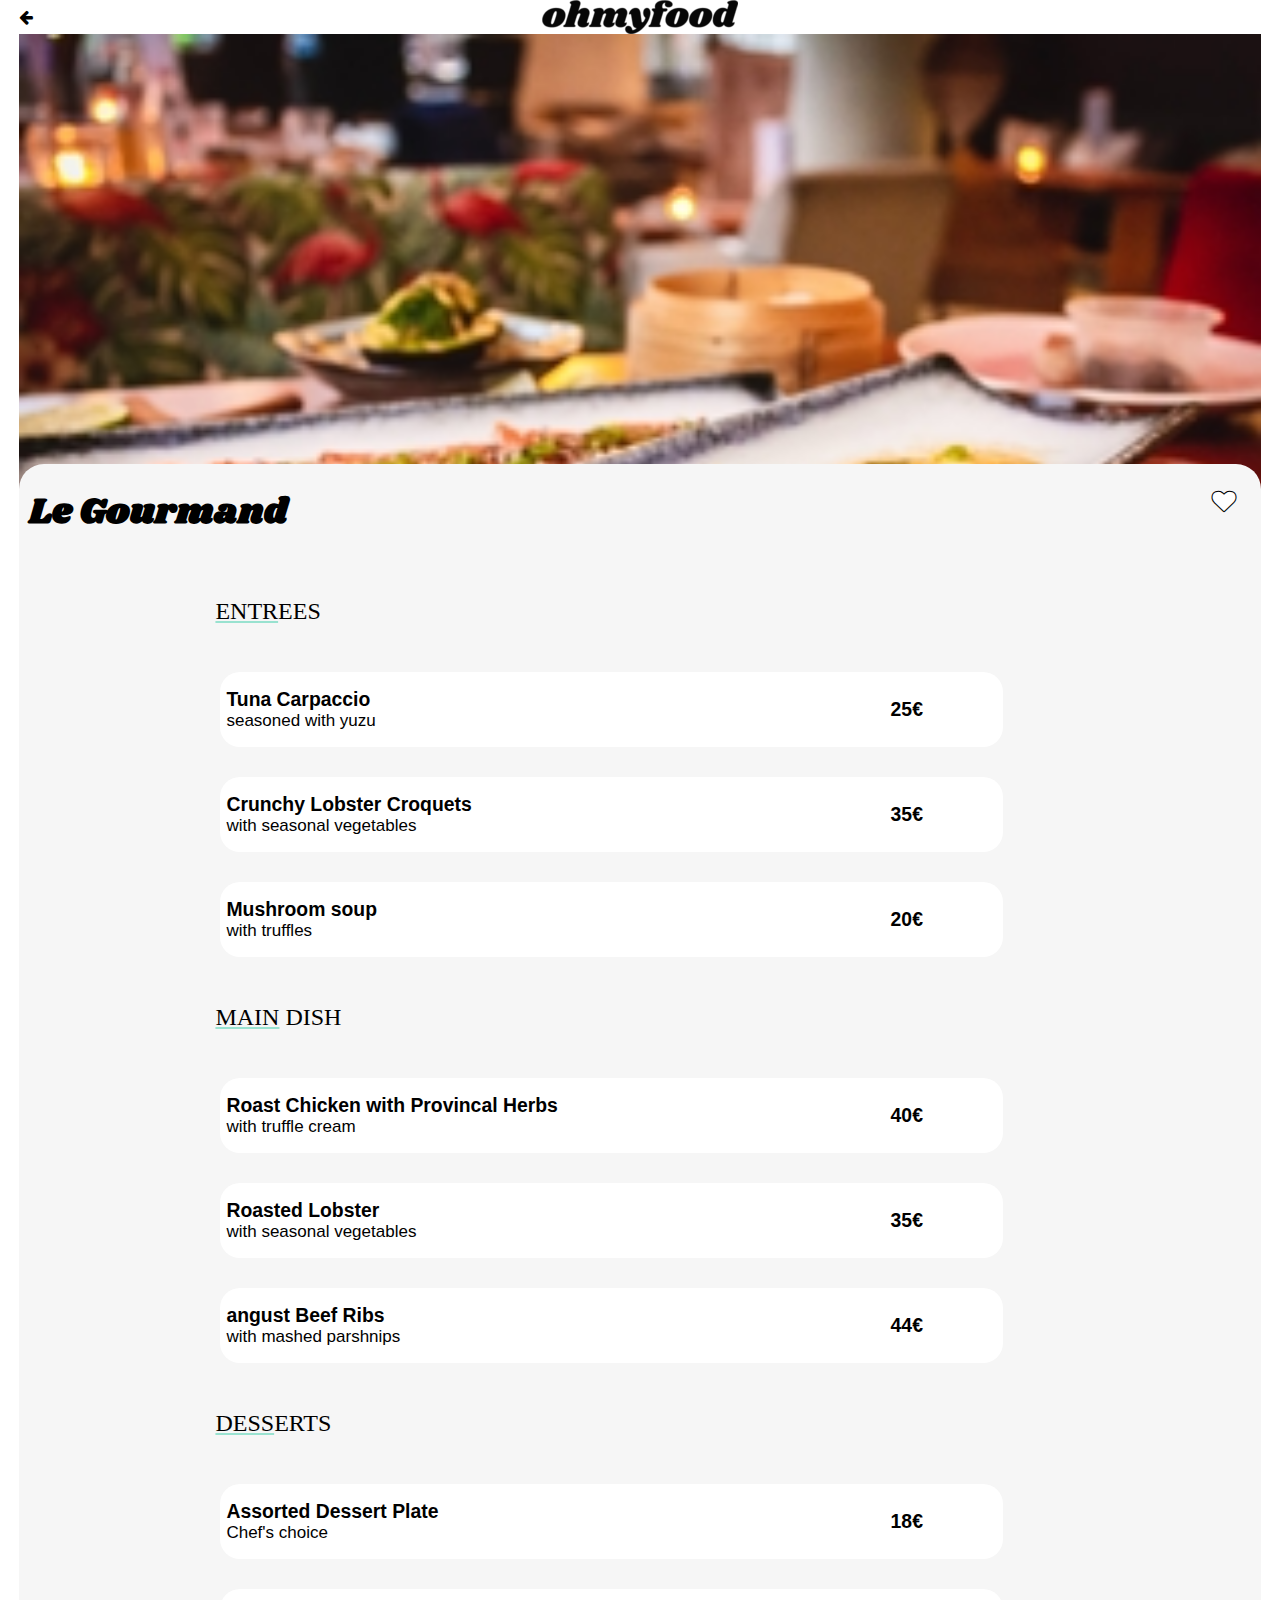
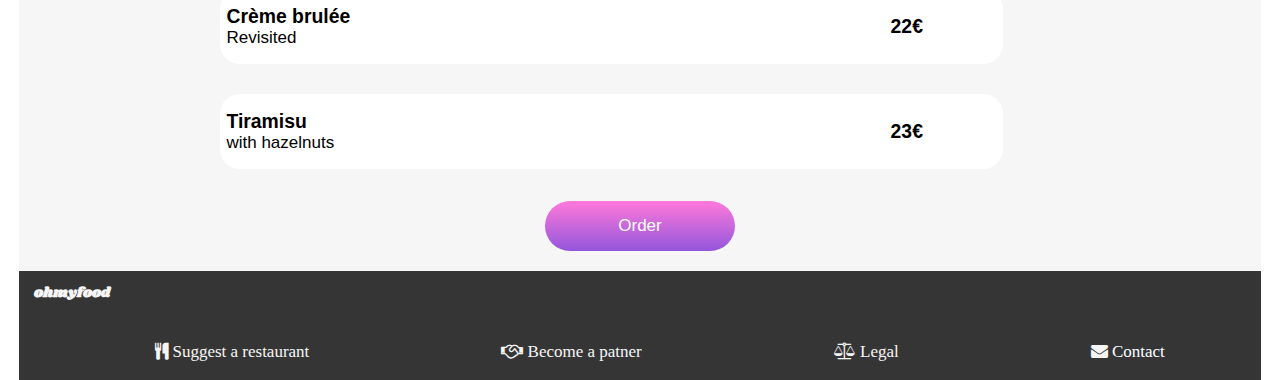
<file: html/index-5.html>
<!DOCTYPE html>
<html lang="fr">
<head>
    <meta charset="UTF-8">
    <meta name="viewport" content="width=device-width, initial-scale=1.0">
    <link rel="stylesheet" type="text/css" href="css/bastille.css">
    <link rel="stylesheet" type="text/css" href="css/tablette.css">
    <link rel="stylesheet" href="https://cdnjs.cloudflare.com/ajax/libs/font-awesome/4.7.0/css/font-awesome.min.css">
    <title>Ohmyfood-The Full Palette</title>
</head>
<body>
    <header>
        <div class="logo">
            <a class="arrow" href="../index.html"><i class="fa fa-arrow-left" aria-hidden="true"></i></a><img class="logo_img" src="../img/ohmyfood.png" alt="logo ohmyfood">
        </div>
    </header>
    <main>
            <img class="restaurant__categorie--img" src="../img/louis-hansel-shotsoflouis-q.jpg" alt="third-restaurant">
        <section>
            <div class="menu">
                <div class="menu__title">
                <h2>Le Gourmand</h2><i class="fa fa-heart" aria-hidden="true"></i>
                </div>
                <div class="menu__carte">
                    <h4><span>ENTR</span>EES</h4>
                    <button class="menu__choice">
                    <span class="menu__choice--txt"><span class="menu__choice--font">Tuna Carpaccio</span><br>seasoned with yuzu</span>
                    <span class="menu__choice--font">25€</span>
                    <span class="menu__carte--check"><i class="fa fa-check-circle " aria-hidden="true"></i></span>
                    </button>
                    <button class="menu__choice">
                        <span class="menu__choice--txt"><span class="menu__choice--font">Crunchy Lobster Croquets</span><br>with seasonal vegetables</span>
                        <span class="menu__choice--font">35€</span>
                        <span class="menu__carte--check"><i class="fa fa-check-circle " aria-hidden="true"></i></span>
                    </button>
                    <button class="menu__choice">
                        <span class="menu__choice--txt"><span class="menu__choice--font">Mushroom soup</span><br>with truffles</span>
                        <span class="menu__choice--font">20€</span>
                        <span class="menu__carte--check"><i class="fa fa-check-circle " aria-hidden="true"></i></span>
                    </button>
                </div>
                <div class="menu__carte">
                    <h4><span>MAIN</span> DISH</h4>
                    <button class="menu__choice">
                      <span class="menu__choice--txt"><span class="menu__choice--font">Roast Chicken with Provincal Herbs</span><br>with truffle cream</span>
                      <span class="menu__choice--font">40€</span>
                      <span class="menu__carte--check"><i class="fa fa-check-circle " aria-hidden="true"></i></span>
                    </button>
                    <button class="menu__choice">
                        <span class="menu__choice--txt"><span class="menu__choice--font">Roasted Lobster</span><br>with seasonal vegetables</span>
                        <span class="menu__choice--font">35€</span>
                        <span class="menu__carte--check"><i class="fa fa-check-circle " aria-hidden="true"></i></span>
                    </button>
                    <button class="menu__choice">
                        <span class="menu__choice--txt"><span class="menu__choice--font">angust Beef Ribs</span><br>with mashed parshnips</span>
                        <span class="menu__choice--font">44€</span>
                        <span class="menu__carte--check"><i class="fa fa-check-circle " aria-hidden="true"></i></span>
                    </button>
                </div>
                <div class="menu__carte">
                    <h4><span>DESS</span>ERTS</h4>
                    <button class="menu__choice">
                        <span class="menu__choice--txt"><span class="menu__choice--font">Assorted Dessert Plate</span><br>Chef's choice</span>
                        <span class="menu__choice--font">18€</span>
                        <span class="menu__carte--check"><i class="fa fa-check-circle " aria-hidden="true"></i></span>
                    </button>
                    <button class="menu__choice">
                        <span class="menu__choice--txt"><span class="menu__choice--font">Crème brulée</span><br>Revisited</span>
                        <span class="menu__choice--font">22€</span>
                        <span class="menu__carte--check"><i class="fa fa-check-circle " aria-hidden="true"></i></span>
                    </button>
                    <button class="menu__choice">
                        <span class="menu__choice--txt"><span class="menu__choice--font">Tiramisu</span><br>with hazelnuts</span>
                        <span class="menu__choice--font">23€</span>
                        <span class="menu__carte--check"><i class="fa fa-check-circle " aria-hidden="true"></i></span>
                    </button>
                </div>
                <button class="menu__button">
                    Order 
                </button>
            </div>
        </section>
        <footer>
            <div class="contact">
                <h5>ohmyfood</h5>
                <ul>
                    <li><i class="fa fa-cutlery" aria-hidden="true"></i> Suggest a restaurant</li>
                    <li><i class="fa fa-handshake-o" aria-hidden="true"></i> Become a patner</li>
                    <li><i class="fa fa-balance-scale" aria-hidden="true"></i> Legal</li>
                    <li><i class="fa fa-envelope" aria-hidden="true"></i><a href="mailto:abraham.botty0@gmail.com"> Contact</a></li>
                </ul>
            </div>
        </footer>
    </main>
</body>
</html>
</file>
<file: bastille.css>
@font-face {
  font-family: "roboto";
  src: url("https://fonts.googleapis.com/css2?family=Roboto&display=swap");
}
@font-face {
  font-family: "shrikhand";
  src: url(Shrikhand-Regular.otf);
}
@media screen and (max-width: 414px) {
  body {
    margin: 0;
    padding: 0;
    font-family: "roboto";
  }

  .logo_img {
    display: block;
    margin-left: auto;
    margin-right: auto;
  }

  .logo > i {
    position: absolute;
    top: 9px;
  }

  .restaurant__categorie--img {
    width: 100%;
  }

  .menu {
    border-top-left-radius: 25px 25px;
    border-top-right-radius: 25px 25px;
    background-color: #f6f6f6;
    position: relative;
    top: -45px;
  }
  .menu__button {
    background-image: linear-gradient(#ff79da, #9356dc);
    width: 190px;
    height: 50px;
    border-radius: 30px;
    margin: auto;
    margin-top: 37px;
    border: none;
    display: block;
    position: relative;
    top: -20px;
  }
  .menu__choice {
    margin: 15px;
    display: flex;
    flex-wrap: wrap-reverse;
    justify-content: space-between;
    border: none;
    border-radius: 20px;
    height: 75px;
    background-color: white;
    width: 90%;
    animation: choice 1000ms;
  }
  .menu__choice--txt {
    text-align: left;
    width: 70%;
    overflow: hidden;
    overflow: hidden;
    white-space: nowrap;
    text-overflow: ellipsis;
  }
  .menu__choice--font {
    font-weight: bold;
    font-size: 1.14em;
  }
  .menu__title {
    display: flex;
    justify-content: space-between;
  }

  @keyframes choice {
    0% {
      transform: translateY(50%);
      opacity: 0.1;
    }
    17% {
      transform: translateY(35%);
      opacity: 0.3;
    }
    24% {
      transform: translateY(25%);
      opacity: 0.6;
    }
    46% {
      transform: translateY(14%);
      opacity: 0.8;
    }
    85%, 100% {
      opacity: 1;
    }
    100% {
      transform: translateY(0%);
    }
  }
  h2 {
    font-family: "shrikhand";
    padding-left: 10px;
  }

  .fa-heart-o {
    margin: 25px;
  }

  h4 {
    font-weight: normal;
    margin-left: 10px;
  }

  h4 > span {
    text-decoration: underline #99e2d0;
  }

  .menu__carte {
    display: flex;
    flex-direction: column;
  }
  .menu__carte--check {
    width: 20%;
    color: white;
    background-color: #99e2d0;
    height: 75px;
    border-bottom-right-radius: 15px;
    border-top-right-radius: 15px;
    margin-right: -18px;
    justify-content: center;
    display: none;
  }

  .menu__choice:hover > .menu__carte--check {
    display: flex;
    animation: check 500ms;
  }
  .menu__choice:hover > .menu__carte--check .fa-check-circle {
    display: block;
    margin: auto;
    animation: rotate 250ms 250ms;
  }

  @keyframes rotate {
    0% {
      transform: rotate(0deg);
    }
    100% {
      transform: rotate(360deg);
    }
  }
  @keyframes check {
    0% {
      transform: translateX(100%);
    }
    100% {
      transform: translateX(0%);
    }
  }
  .menu__button:hover {
    box-shadow: 5px 2px 10px -2px #939393;
    opacity: 0.9;
  }

  .menu__button a {
    color: white;
    text-decoration: none;
  }

  .contact {
    background-color: #353535;
    color: whitesmoke;
    margin-top: -67px;
    padding-bottom: 1px;
  }

  h5 {
    padding: 15px;
    font-family: "shrikhand";
  }

  li {
    list-style-type: none;
  }
}

/*# sourceMappingURL=bastille.css.map */
</file>
<file: tablette.css>
@font-face {
  font-family: "roboto";
  src: url("https://fonts.googleapis.com/css2?family=Roboto&display=swap");
}
@font-face {
  font-family: "shrikhand";
  src: url(Shrikhand-Regular.otf);
}
@media screen and (min-width: 900px) {
  body {
    margin: auto;
    padding: 0;
    font-family: "roboto";
    width: 97%;
  }

  .logo_img {
    display: block;
    margin-left: auto;
    margin-right: auto;
  }

  .logo > i {
    position: absolute;
    top: 9px;
  }

  .restaurant__categorie--img {
    width: 100%;
    margin-bottom: -425px;
  }

  .menu {
    border-top-left-radius: 25px 25px;
    border-top-right-radius: 25px 25px;
    background-color: #f6f6f6;
    position: relative;
  }
  .menu__button {
    background-image: linear-gradient(#ff79da, #9356dc);
    width: 190px;
    height: 50px;
    border-radius: 30px;
    margin: auto;
    margin-top: 37px;
    border: none;
    display: block;
    position: relative;
    top: -20px;
    font-size: 17px;
  }
  .menu__choice {
    margin: 15px;
    display: flex;
    flex-wrap: wrap-reverse;
    justify-content: space-between;
    border: none;
    border-radius: 20px;
    height: 75px;
    background-color: white;
    font-size: 17px;
    width: 90%;
    animation: choice 1000ms;
  }
  .menu__choice--txt {
    text-align: left;
    width: 70%;
    overflow: hidden;
    white-space: nowrap;
    text-overflow: ellipsis;
  }
  .menu__choice--font {
    font-weight: bold;
    font-size: 1.14em;
  }
  .menu__title {
    display: flex;
    justify-content: space-between;
    font-size: 1.5em;
  }

  @keyframes choice {
    0% {
      transform: translateY(50%);
      opacity: 0.1;
    }
    17% {
      transform: translateY(35%);
      opacity: 0.3;
    }
    24% {
      transform: translateY(25%);
      opacity: 0.6;
    }
    46% {
      transform: translateY(14%);
      opacity: 0.8;
    }
    85%, 100% {
      opacity: 1;
    }
    100% {
      transform: translateY(0%);
    }
  }
  h2 {
    font-family: "shrikhand";
    padding-left: 10px;
  }

  .fa-heart-o {
    margin: 25px;
  }

  h4 {
    font-weight: normal;
    margin-left: 10px;
    font-size: 1.5em;
  }

  h4 > span {
    text-decoration: underline #99e2d0;
  }

  .menu__carte {
    display: flex;
    flex-direction: column;
    width: 70%;
    margin-left: auto;
    margin-right: auto;
  }
  .menu__carte--check {
    width: 20%;
    color: white;
    background-color: #99e2d0;
    height: 75px;
    border-bottom-right-radius: 15px;
    border-top-right-radius: 15px;
    margin-right: -24px;
    justify-content: center;
    display: none;
  }

  .menu__choice:hover > .menu__carte--check {
    display: flex;
    animation: check 500ms;
  }
  .menu__choice:hover > .menu__carte--check .fa-check-circle {
    display: block;
    margin: auto;
    animation: rotate 250ms 250ms;
  }

  @keyframes rotate {
    0% {
      transform: rotate(0deg);
    }
    100% {
      transform: rotate(360deg);
    }
  }
  @keyframes check {
    0% {
      transform: translateX(100%);
    }
    100% {
      transform: translateX(0%);
    }
  }
  .menu__button a {
    color: white;
    text-decoration: none;
  }

  .menu__button:hover {
    box-shadow: 5px 2px 10px -2px #939393;
    opacity: 0.9;
  }

  .contact {
    background-color: #353535;
    color: whitesmoke;
    margin-top: -24px;
    padding-bottom: 1px;
    font-size: 17px;
  }

  h5 {
    padding: 15px;
    font-family: "shrikhand";
  }

  li {
    list-style-type: none;
  }

  ul {
    display: flex;
    justify-content: space-around;
  }
}
@media all and (min-width: 415px) and (max-width: 899px) {
  body {
    margin: 0;
    padding: 0;
    font-family: "roboto";
  }

  .logo_img {
    display: block;
    margin-left: auto;
    margin-right: auto;
  }

  .logo > i {
    position: absolute;
    top: 9px;
  }

  .restaurant__categorie--img {
    width: 100%;
  }

  .menu {
    border-top-left-radius: 25px 25px;
    border-top-right-radius: 25px 25px;
    background-color: #f6f6f6;
    position: relative;
    top: -200px;
  }
  .menu__button {
    background-image: linear-gradient(#ff79da, #9356dc);
    width: 190px;
    height: 50px;
    border-radius: 30px;
    margin: auto;
    margin-top: 37px;
    border: none;
    display: block;
    position: relative;
    top: -20px;
  }
  .menu__choice {
    margin: 10px;
    display: flex;
    flex-wrap: wrap-reverse;
    justify-content: space-between;
    border: none;
    border-radius: 20px;
    height: 75px;
    background-color: white;
    animation: choice 1000ms;
  }
  .menu__choice--txt {
    text-align: left;
    overflow: hidden;
    white-space: nowrap;
    text-overflow: ellipsis;
  }
  .menu__choice--font {
    font-weight: bold;
    font-size: 1.14em;
  }
  .menu__title {
    display: flex;
    justify-content: space-between;
  }

  @keyframes choice {
    0% {
      transform: translateY(50%);
      opacity: 0.1;
    }
    17% {
      transform: translateY(35%);
      opacity: 0.3;
    }
    24% {
      transform: translateY(25%);
      opacity: 0.6;
    }
    46% {
      transform: translateY(14%);
      opacity: 0.8;
    }
    85%, 100% {
      opacity: 1;
    }
    100% {
      transform: translateY(0%);
    }
  }
  h2 {
    font-family: "shrikhand";
    padding-left: 10px;
  }

  .fa-heart-o {
    margin: 25px;
  }

  h4 {
    font-weight: normal;
    margin-left: 10px;
  }

  h4 > span {
    text-decoration: underline #99e2d0;
  }

  .menu__carte {
    display: flex;
    flex-direction: column;
  }
  .menu__carte--check {
    width: 20%;
    color: white;
    background-color: #99e2d0;
    height: 75px;
    border-bottom-right-radius: 15px;
    border-top-right-radius: 15px;
    margin-right: -12px;
    justify-content: center;
    display: none;
  }

  .menu__choice:hover > .menu__carte--check {
    display: flex;
    animation: check 500ms;
  }
  .menu__choice:hover > .menu__carte--check .fa-check-circle {
    display: block;
    margin: auto;
    animation: rotate 250ms 250ms;
  }

  @keyframes rotate {
    0% {
      transform: rotate(0deg);
    }
    100% {
      transform: rotate(360deg);
    }
  }
  @keyframes check {
    0% {
      transform: translateX(100%);
    }
    100% {
      transform: translateX(0%);
    }
  }
  .menu__button:hover {
    box-shadow: 5px 2px 10px -2px #939393;
    opacity: 0.9;
  }

  .menu__button a {
    color: white;
    text-decoration: none;
  }

  .contact {
    background-color: #353535;
    color: whitesmoke;
    margin-top: -220px;
    padding-bottom: 1px;
    height: 195px;
  }

  h5 {
    padding: 15px;
    font-family: "shrikhand";
  }

  li {
    list-style-type: none;
    margin: 12px;
  }
}

/*# sourceMappingURL=tablette.css.map */
</file>
<file: html/css/bastille.css>
@font-face {
  font-family: "roboto";
  src: url("https://fonts.googleapis.com/css2?family=Roboto&display=swap");
}
@font-face {
  font-family: "shrikhand";
  src: url(../../asset/Shrikhand-Regular.otf);
}
@media screen and (max-width: 414px) {
  body {
    margin: 0;
    padding: 0;
    font-family: "roboto";
  }

  .logo_img {
    display: block;
    margin-left: auto;
    margin-right: auto;
  }

  .arrow > i {
    position: absolute;
    top: 9px;
    color: black;
  }

  .restaurant__categorie--img {
    width: 100%;
  }

  .menu {
    border-top-left-radius: 25px 25px;
    border-top-right-radius: 25px 25px;
    background-color: #f6f6f6;
    position: relative;
    top: -45px;
  }
  .menu__button {
    background-image: linear-gradient(#ff79da, #9356dc);
    width: 190px;
    height: 50px;
    border-radius: 30px;
    margin: auto;
    margin-top: 37px;
    border: none;
    display: block;
    position: relative;
    top: -20px;
    color: white;
  }
  .menu__choice {
    margin: 15px;
    display: flex;
    flex-wrap: wrap-reverse;
    justify-content: space-between;
    border: none;
    border-radius: 20px;
    height: 75px;
    background-color: white;
    width: 90%;
    animation: choice 1000ms;
  }
  .menu__choice--txt {
    text-align: left;
    width: 70%;
    overflow: hidden;
    white-space: nowrap;
    text-overflow: ellipsis;
    margin: auto;
    margin-left: unset;
  }
  .menu__choice--font {
    font-weight: bold;
    font-size: 1.14em;
    width: 15%;
    margin: auto;
  }
  .menu__title {
    display: flex;
    justify-content: space-between;
  }

  @keyframes choice {
    0% {
      transform: translateY(50%);
      opacity: 0.1;
    }
    17% {
      transform: translateY(35%);
      opacity: 0.3;
    }
    24% {
      transform: translateY(25%);
      opacity: 0.6;
    }
    46% {
      transform: translateY(14%);
      opacity: 0.8;
    }
    85%, 100% {
      opacity: 1;
    }
    100% {
      transform: translateY(0%);
    }
  }
  h2 {
    font-family: "shrikhand";
    padding-left: 10px;
  }

  .fa-heart {
    margin: 25px;
    -webkit-text-fill-color: white;
    -webkit-text-stroke-width: 1px;
    -webkit-text-stroke-color: black;
  }
  .fa-heart:hover {
    animation: heart-filling 1s;
    animation-fill-mode: forwards;
  }

  @keyframes heart-filling {
    10% {
      background: linear-gradient(0deg, #FF79DA 0%, #9356DC 10%, #99E2D0 0%);
      -webkit-text-stroke-width: 0px;
      -webkit-background-clip: text;
      -webkit-text-fill-color: transparent;
    }
    20% {
      background: linear-gradient(0deg, #FF79DA 0%, #9356DC 20%, #99E2D0 10%);
      -webkit-text-stroke-width: 0px;
      -webkit-background-clip: text;
      -webkit-text-fill-color: transparent;
    }
    30% {
      background: linear-gradient(0deg, #FF79DA 0%, #9356DC 30%, #99E2D0 20%);
      -webkit-text-stroke-width: 0px;
      -webkit-background-clip: text;
      -webkit-text-fill-color: transparent;
    }
    40% {
      background: linear-gradient(0deg, #FF79DA 0%, #9356DC 40%, #99E2D0 30%);
      -webkit-text-stroke-width: 0px;
      -webkit-background-clip: text;
      -webkit-text-fill-color: transparent;
    }
    50% {
      background: linear-gradient(0deg, #FF79DA 0%, #9356DC 50%, #99E2D0 40%);
      -webkit-text-stroke-width: 0px;
      -webkit-background-clip: text;
      -webkit-text-fill-color: transparent;
    }
    60% {
      background: linear-gradient(0deg, #FF79DA 0%, #9356DC 60%, #99E2D0 50%);
      -webkit-text-stroke-width: 0px;
      -webkit-background-clip: text;
      -webkit-text-fill-color: transparent;
    }
    70% {
      background: linear-gradient(0deg, #FF79DA 0%, #9356DC 70%, #99E2D0 60%);
      -webkit-text-stroke-width: 0px;
      -webkit-background-clip: text;
      -webkit-text-fill-color: transparent;
    }
    80% {
      background: linear-gradient(0deg, #FF79DA 0%, #9356DC 80%, #99E2D0 70%);
      -webkit-text-stroke-width: 0px;
      -webkit-background-clip: text;
      -webkit-text-fill-color: transparent;
    }
    90% {
      background: linear-gradient(0deg, #FF79DA 0%, #9356DC 90%, #99E2D0 80%);
      -webkit-text-stroke-width: 0px;
      -webkit-background-clip: text;
      -webkit-text-fill-color: transparent;
    }
    100% {
      background: linear-gradient(0deg, #FF79DA 0%, #9356DC 100%);
      -webkit-text-stroke-width: 0px;
      -webkit-background-clip: text;
      -webkit-text-fill-color: transparent;
    }
  }
  h4 {
    font-weight: normal;
    margin-left: 10px;
  }

  h4 > span {
    text-decoration: underline #99e2d0;
  }

  .menu__carte {
    display: flex;
    flex-direction: column;
  }
  .menu__carte--check {
    width: 20%;
    color: white;
    background-color: #99e2d0;
    height: 75px;
    border-bottom-right-radius: 15px;
    border-top-right-radius: 15px;
    margin-right: -18px;
    justify-content: center;
    display: none;
  }

  .menu__choice:hover > .menu__carte--check {
    display: flex;
    animation: check 500ms ease-in-out forwards;
  }
  .menu__choice:hover > .menu__carte--check .fa-check-circle {
    display: block;
    margin: auto;
    animation: rotate 250ms 250ms;
  }

  @keyframes rotate {
    0% {
      transform: rotate(0deg);
    }
    100% {
      transform: rotate(360deg);
    }
  }
  @keyframes check {
    from {
      transform: scaleY(1);
      transform: scaleX(0);
      transform-origin: right;
    }
    to {
      transform: scaleY(1);
      transform: scaleX(1);
      transform-origin: right;
    }
  }
  .menu__button:hover {
    box-shadow: 5px 2px 10px -2px #939393;
    opacity: 0.9;
  }

  .contact {
    background-color: #353535;
    color: whitesmoke;
    margin-top: -67px;
    padding-bottom: 1px;
  }

  h5 {
    padding: 15px;
    font-family: "shrikhand";
  }

  li {
    list-style-type: none;
  }

  li > a {
    text-decoration: none;
    color: white;
  }
}

/*# sourceMappingURL=bastille.css.map */
</file>
<file: html/css/tablette.css>
@font-face {
  font-family: "roboto";
  src: url("https://fonts.googleapis.com/css2?family=Roboto&display=swap");
}
@font-face {
  font-family: "shrikhand";
  src: url(../../asset/Shrikhand-Regular.otf);
}
@media screen and (min-width: 900px) {
  body {
    margin: auto;
    padding: 0;
    font-family: "roboto";
    width: 97%;
  }

  .logo_img {
    display: block;
    margin-left: auto;
    margin-right: auto;
  }

  .arrow > i {
    position: absolute;
    top: 9px;
    color: black;
  }

  .restaurant__categorie--img {
    width: 100%;
    margin-bottom: -425px;
  }

  .menu {
    border-top-left-radius: 25px 25px;
    border-top-right-radius: 25px 25px;
    background-color: #f6f6f6;
    position: relative;
  }
  .menu__button {
    background-image: linear-gradient(#ff79da, #9356dc);
    width: 190px;
    height: 50px;
    border-radius: 30px;
    margin: auto;
    margin-top: 37px;
    border: none;
    display: block;
    position: relative;
    top: -20px;
    font-size: 17px;
    color: white;
  }
  .menu__choice {
    margin: 15px;
    display: flex;
    flex-wrap: wrap-reverse;
    justify-content: space-between;
    border: none;
    border-radius: 20px;
    height: 75px;
    background-color: white;
    font-size: 17px;
    width: 90%;
    animation: choice 1000ms;
  }
  .menu__choice--txt {
    text-align: left;
    width: 70%;
    overflow: hidden;
    white-space: nowrap;
    text-overflow: ellipsis;
    margin: auto;
    margin-left: unset;
  }
  .menu__choice--font {
    font-weight: bold;
    font-size: 1.14em;
    width: 10%;
    margin: auto;
  }
  .menu__title {
    display: flex;
    justify-content: space-between;
    font-size: 1.5em;
  }

  @keyframes choice {
    0% {
      transform: translateY(50%);
      opacity: 0.1;
    }
    17% {
      transform: translateY(35%);
      opacity: 0.3;
    }
    24% {
      transform: translateY(25%);
      opacity: 0.6;
    }
    46% {
      transform: translateY(14%);
      opacity: 0.8;
    }
    85%, 100% {
      opacity: 1;
    }
    100% {
      transform: translateY(0%);
    }
  }
  h2 {
    font-family: "shrikhand";
    padding-left: 10px;
  }

  .fa-heart {
    margin: 25px;
    -webkit-text-fill-color: white;
    -webkit-text-stroke-width: 1px;
    -webkit-text-stroke-color: black;
  }
  .fa-heart:hover {
    animation: heart-filling 1s;
    animation-fill-mode: forwards;
  }

  @keyframes heart-filling {
    10% {
      background: linear-gradient(0deg, #FF79DA 0%, #9356DC 10%, #99E2D0 0%);
      -webkit-text-stroke-width: 0px;
      -webkit-background-clip: text;
      -webkit-text-fill-color: transparent;
    }
    20% {
      background: linear-gradient(0deg, #FF79DA 0%, #9356DC 20%, #99E2D0 10%);
      -webkit-text-stroke-width: 0px;
      -webkit-background-clip: text;
      -webkit-text-fill-color: transparent;
    }
    30% {
      background: linear-gradient(0deg, #FF79DA 0%, #9356DC 30%, #99E2D0 20%);
      -webkit-text-stroke-width: 0px;
      -webkit-background-clip: text;
      -webkit-text-fill-color: transparent;
    }
    40% {
      background: linear-gradient(0deg, #FF79DA 0%, #9356DC 40%, #99E2D0 30%);
      -webkit-text-stroke-width: 0px;
      -webkit-background-clip: text;
      -webkit-text-fill-color: transparent;
    }
    50% {
      background: linear-gradient(0deg, #FF79DA 0%, #9356DC 50%, #99E2D0 40%);
      -webkit-text-stroke-width: 0px;
      -webkit-background-clip: text;
      -webkit-text-fill-color: transparent;
    }
    60% {
      background: linear-gradient(0deg, #FF79DA 0%, #9356DC 60%, #99E2D0 50%);
      -webkit-text-stroke-width: 0px;
      -webkit-background-clip: text;
      -webkit-text-fill-color: transparent;
    }
    70% {
      background: linear-gradient(0deg, #FF79DA 0%, #9356DC 70%, #99E2D0 60%);
      -webkit-text-stroke-width: 0px;
      -webkit-background-clip: text;
      -webkit-text-fill-color: transparent;
    }
    80% {
      background: linear-gradient(0deg, #FF79DA 0%, #9356DC 80%, #99E2D0 70%);
      -webkit-text-stroke-width: 0px;
      -webkit-background-clip: text;
      -webkit-text-fill-color: transparent;
    }
    90% {
      background: linear-gradient(0deg, #FF79DA 0%, #9356DC 90%, #99E2D0 80%);
      -webkit-text-stroke-width: 0px;
      -webkit-background-clip: text;
      -webkit-text-fill-color: transparent;
    }
    100% {
      background: linear-gradient(0deg, #FF79DA 0%, #9356DC 100%);
      -webkit-text-stroke-width: 0px;
      -webkit-background-clip: text;
      -webkit-text-fill-color: transparent;
    }
  }
  h4 {
    font-weight: normal;
    margin-left: 10px;
    font-size: 1.5em;
  }

  h4 > span {
    text-decoration: underline #99e2d0;
  }

  .menu__carte {
    display: flex;
    flex-direction: column;
    width: 70%;
    margin-left: auto;
    margin-right: auto;
  }
  .menu__carte--check {
    width: 20%;
    color: white;
    background-color: #99e2d0;
    height: 75px;
    border-bottom-right-radius: 15px;
    border-top-right-radius: 15px;
    margin-right: -24px;
    justify-content: center;
    display: none;
  }

  .menu__choice:hover > .menu__carte--check {
    display: flex;
    animation: check 500ms;
  }
  .menu__choice:hover > .menu__carte--check .fa-check-circle {
    display: block;
    margin: auto;
    animation: rotate 250ms 250ms;
  }

  @keyframes rotate {
    0% {
      transform: rotate(0deg);
    }
    100% {
      transform: rotate(360deg);
    }
  }
  @keyframes check {
    from {
      transform: scaleY(1);
      transform: scaleX(0);
      transform-origin: right;
    }
    to {
      transform: scaleY(1);
      transform: scaleX(1);
      transform-origin: right;
    }
  }
  .menu__button:hover {
    box-shadow: 5px 2px 10px -2px #939393;
    opacity: 0.9;
  }

  .contact {
    background-color: #353535;
    color: whitesmoke;
    margin-top: -24px;
    padding-bottom: 1px;
    font-size: 17px;
  }

  h5 {
    padding: 15px;
    font-family: "shrikhand";
  }

  li {
    list-style-type: none;
  }

  ul {
    display: flex;
    justify-content: space-around;
  }

  li > a {
    text-decoration: none;
    color: white;
  }
}
@media all and (min-width: 415px) and (max-width: 899px) {
  body {
    margin: 0;
    padding: 0;
    font-family: "roboto";
  }

  .logo_img {
    display: block;
    margin-left: auto;
    margin-right: auto;
  }

  .arrow > i {
    position: absolute;
    top: 9px;
    color: black;
  }

  .restaurant__categorie--img {
    width: 100%;
  }

  .menu {
    border-top-left-radius: 25px 25px;
    border-top-right-radius: 25px 25px;
    background-color: #f6f6f6;
    position: relative;
    top: -200px;
  }
  .menu__button {
    background-image: linear-gradient(#ff79da, #9356dc);
    width: 190px;
    height: 50px;
    border-radius: 30px;
    margin: auto;
    margin-top: 37px;
    border: none;
    display: block;
    position: relative;
    top: -20px;
    color: white;
  }
  .menu__choice {
    margin: 10px;
    display: flex;
    flex-wrap: wrap-reverse;
    justify-content: space-between;
    border: none;
    border-radius: 20px;
    height: 75px;
    background-color: white;
    animation: choice 1000ms;
  }
  .menu__choice--txt {
    text-align: left;
    overflow: hidden;
    white-space: nowrap;
    text-overflow: ellipsis;
    margin: auto;
    margin-left: unset;
  }
  .menu__choice--font {
    font-weight: bold;
    font-size: 1.14em;
    width: 15%;
  }
  .menu__title {
    display: flex;
    justify-content: space-between;
  }

  @keyframes choice {
    0% {
      transform: translateY(50%);
      opacity: 0.1;
    }
    17% {
      transform: translateY(35%);
      opacity: 0.3;
    }
    24% {
      transform: translateY(25%);
      opacity: 0.6;
    }
    46% {
      transform: translateY(14%);
      opacity: 0.8;
    }
    85%, 100% {
      opacity: 1;
    }
    100% {
      transform: translateY(0%);
    }
  }
  h2 {
    font-family: "shrikhand";
    padding-left: 10px;
  }

  .fa-heart {
    margin: 25px;
    -webkit-text-fill-color: white;
    -webkit-text-stroke-width: 1px;
    -webkit-text-stroke-color: black;
  }
  .fa-heart:hover {
    animation: heart-filling 1s;
    animation-fill-mode: forwards;
  }

  @keyframes heart-filling {
    10% {
      background: linear-gradient(0deg, #FF79DA 0%, #9356DC 10%, #99E2D0 0%);
      -webkit-text-stroke-width: 0px;
      -webkit-background-clip: text;
      -webkit-text-fill-color: transparent;
    }
    20% {
      background: linear-gradient(0deg, #FF79DA 0%, #9356DC 20%, #99E2D0 10%);
      -webkit-text-stroke-width: 0px;
      -webkit-background-clip: text;
      -webkit-text-fill-color: transparent;
    }
    30% {
      background: linear-gradient(0deg, #FF79DA 0%, #9356DC 30%, #99E2D0 20%);
      -webkit-text-stroke-width: 0px;
      -webkit-background-clip: text;
      -webkit-text-fill-color: transparent;
    }
    40% {
      background: linear-gradient(0deg, #FF79DA 0%, #9356DC 40%, #99E2D0 30%);
      -webkit-text-stroke-width: 0px;
      -webkit-background-clip: text;
      -webkit-text-fill-color: transparent;
    }
    50% {
      background: linear-gradient(0deg, #FF79DA 0%, #9356DC 50%, #99E2D0 40%);
      -webkit-text-stroke-width: 0px;
      -webkit-background-clip: text;
      -webkit-text-fill-color: transparent;
    }
    60% {
      background: linear-gradient(0deg, #FF79DA 0%, #9356DC 60%, #99E2D0 50%);
      -webkit-text-stroke-width: 0px;
      -webkit-background-clip: text;
      -webkit-text-fill-color: transparent;
    }
    70% {
      background: linear-gradient(0deg, #FF79DA 0%, #9356DC 70%, #99E2D0 60%);
      -webkit-text-stroke-width: 0px;
      -webkit-background-clip: text;
      -webkit-text-fill-color: transparent;
    }
    80% {
      background: linear-gradient(0deg, #FF79DA 0%, #9356DC 80%, #99E2D0 70%);
      -webkit-text-stroke-width: 0px;
      -webkit-background-clip: text;
      -webkit-text-fill-color: transparent;
    }
    90% {
      background: linear-gradient(0deg, #FF79DA 0%, #9356DC 90%, #99E2D0 80%);
      -webkit-text-stroke-width: 0px;
      -webkit-background-clip: text;
      -webkit-text-fill-color: transparent;
    }
    100% {
      background: linear-gradient(0deg, #FF79DA 0%, #9356DC 100%);
      -webkit-text-stroke-width: 0px;
      -webkit-background-clip: text;
      -webkit-text-fill-color: transparent;
    }
  }
  h4 {
    font-weight: normal;
    margin-left: 10px;
  }

  h4 > span {
    text-decoration: underline #99e2d0;
  }

  .menu__carte {
    display: flex;
    flex-direction: column;
  }
  .menu__carte--check {
    width: 20%;
    color: white;
    background-color: #99e2d0;
    height: 75px;
    border-bottom-right-radius: 15px;
    border-top-right-radius: 15px;
    margin-right: -12px;
    justify-content: center;
    display: none;
  }

  .menu__choice:hover > .menu__carte--check {
    display: flex;
    animation: check 500ms;
  }
  .menu__choice:hover > .menu__carte--check .fa-check-circle {
    display: block;
    margin: auto;
    animation: rotate 250ms 250ms;
  }

  @keyframes rotate {
    0% {
      transform: rotate(0deg);
    }
    100% {
      transform: rotate(360deg);
    }
  }
  @keyframes check {
    from {
      transform: scaleY(1);
      transform: scaleX(0);
      transform-origin: right;
    }
    to {
      transform: scaleY(1);
      transform: scaleX(1);
      transform-origin: right;
    }
  }
  .menu__button:hover {
    box-shadow: 5px 2px 10px -2px #939393;
    opacity: 0.9;
  }

  .menu__button a {
    color: white;
    text-decoration: none;
  }

  .contact {
    background-color: #353535;
    color: whitesmoke;
    margin-top: -220px;
    padding-bottom: 1px;
    height: 195px;
  }

  h5 {
    padding: 15px;
    font-family: "shrikhand";
  }

  li {
    list-style-type: none;
    margin: 12px;
  }

  li > a {
    text-decoration: none;
    color: white;
  }
}

/*# sourceMappingURL=tablette.css.map */
</file>
